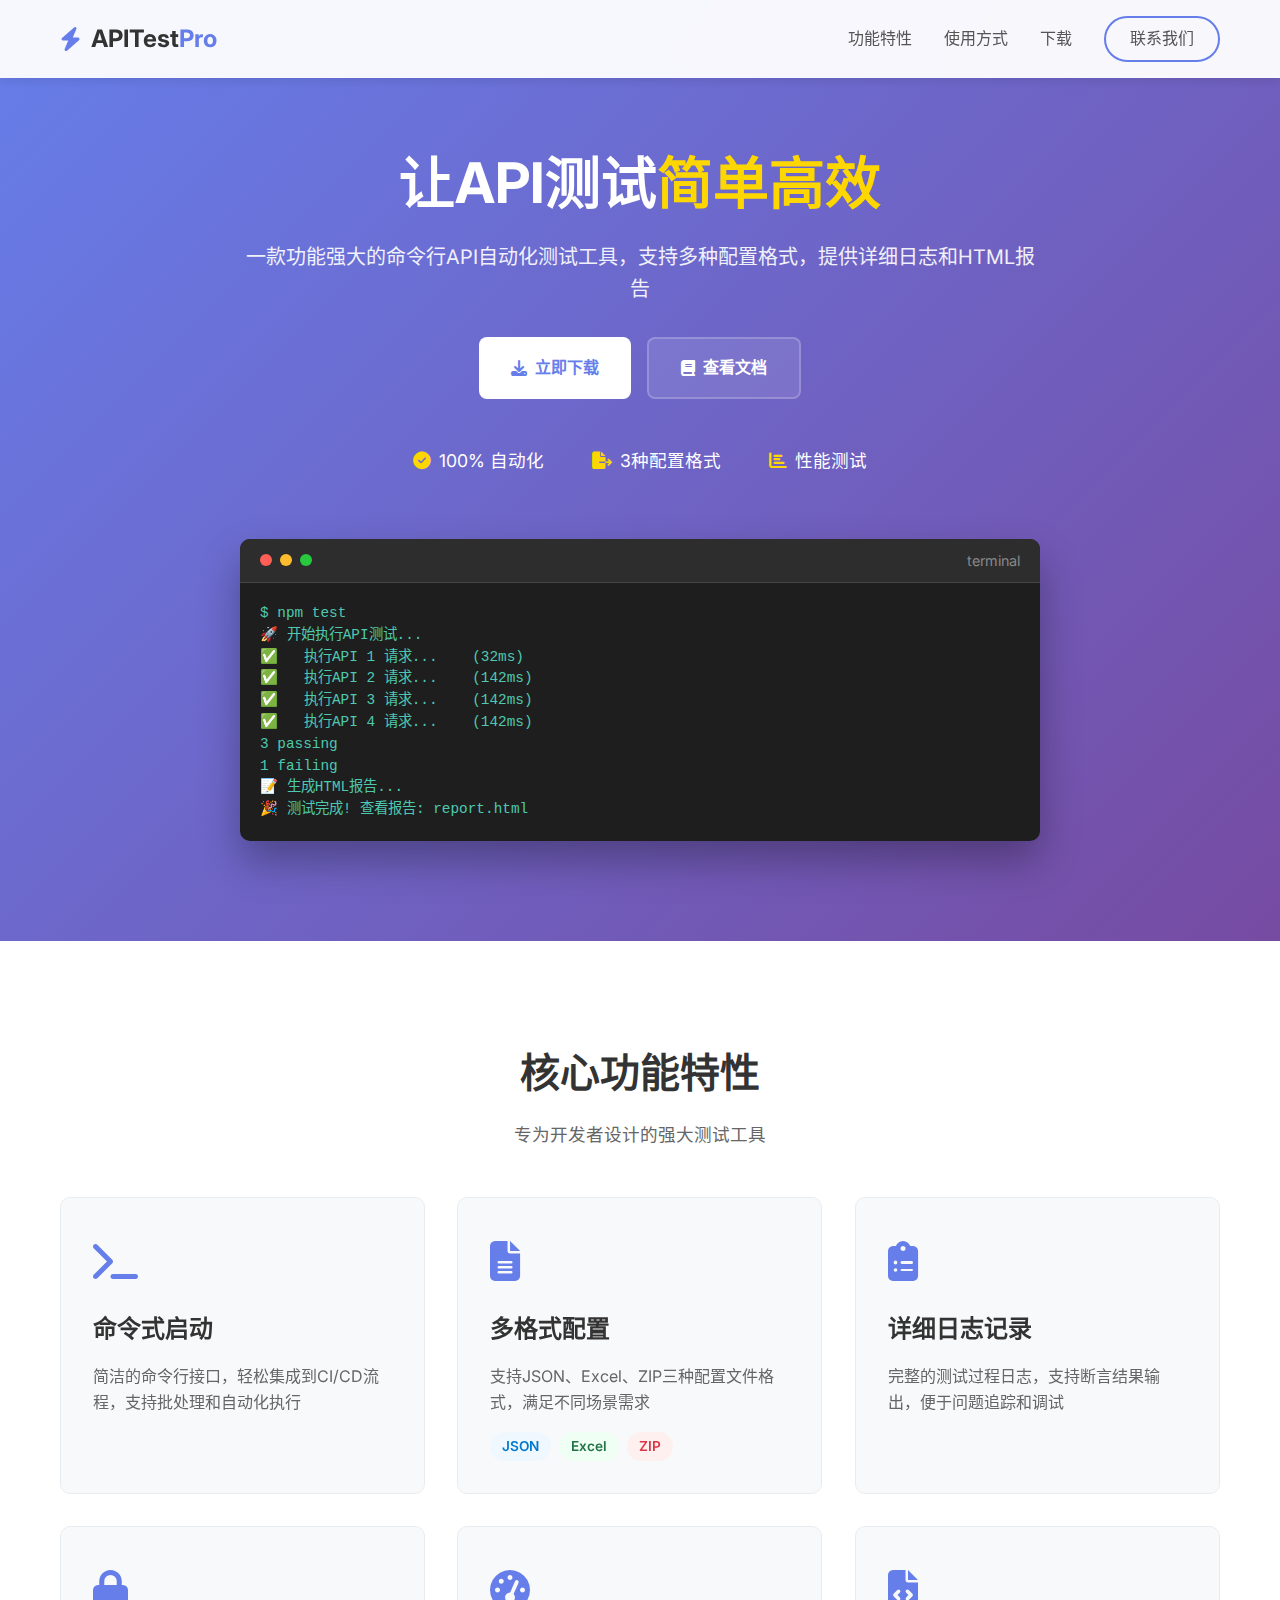
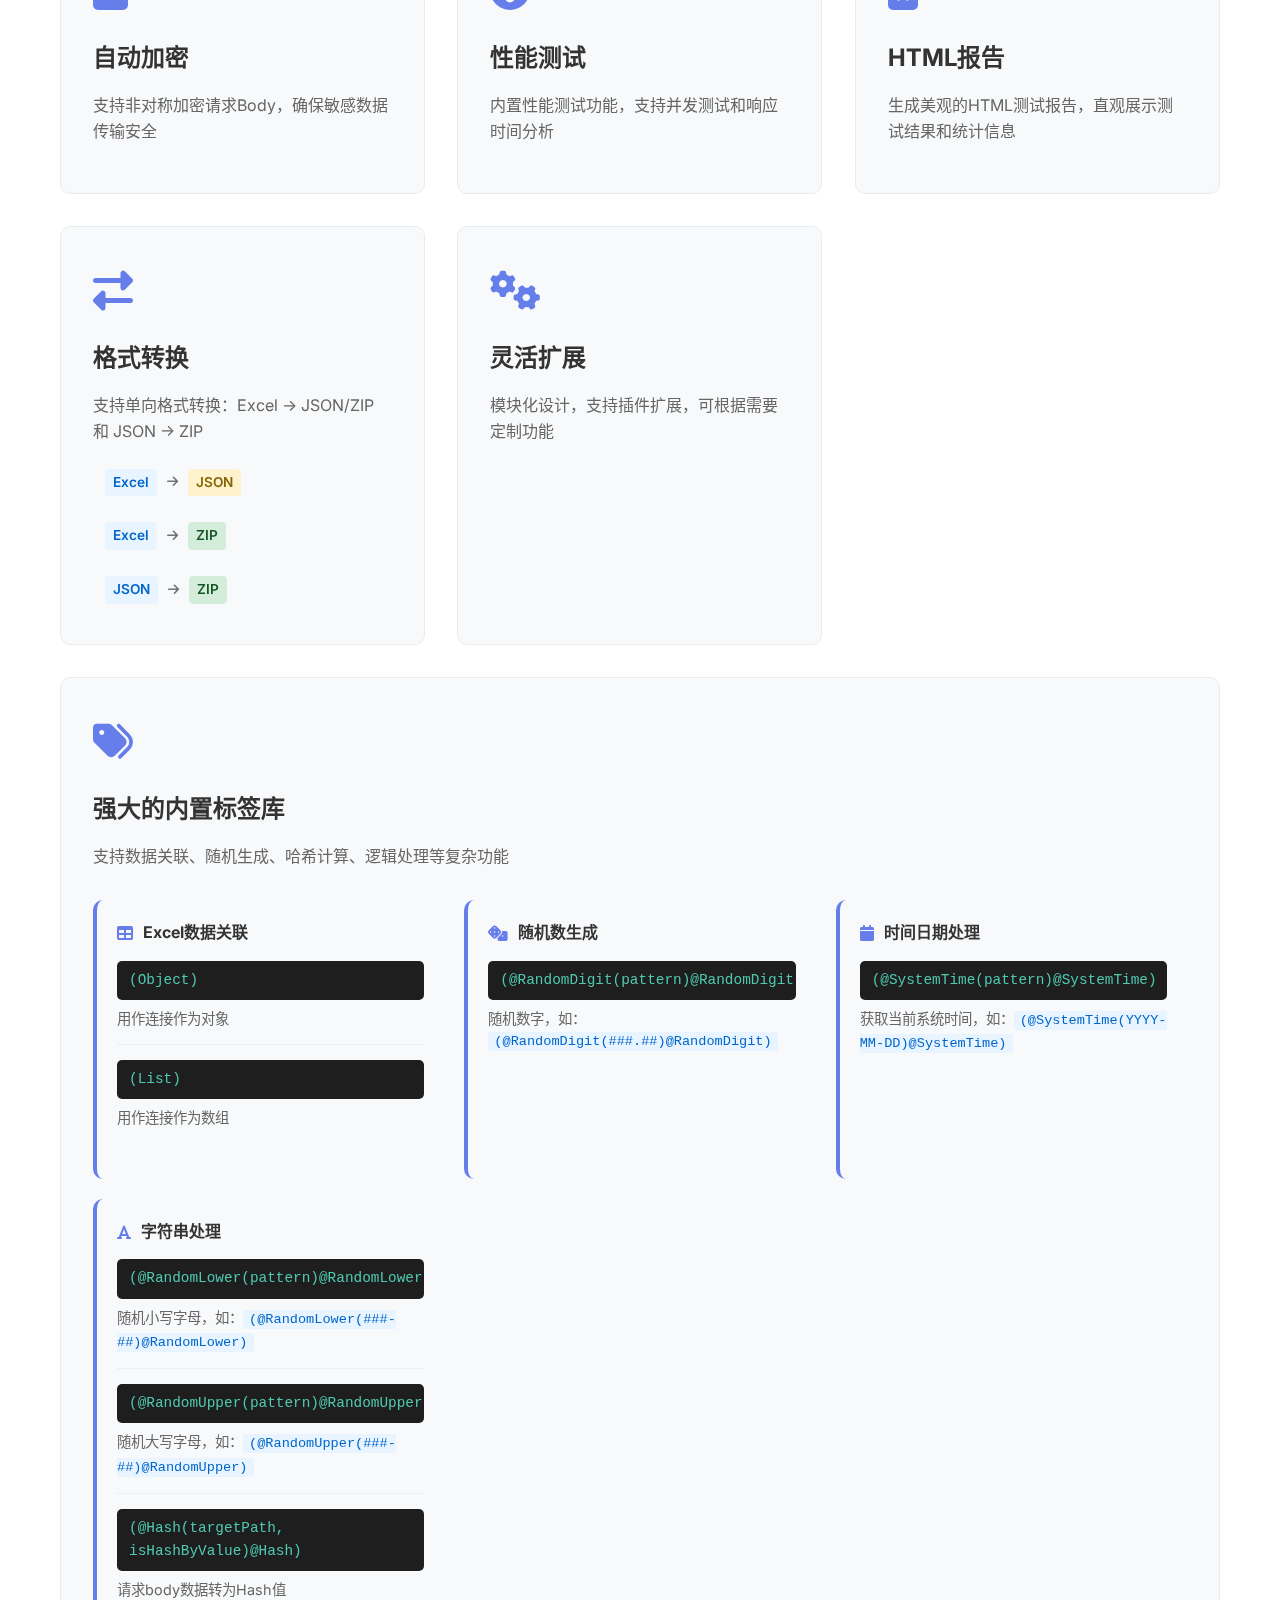
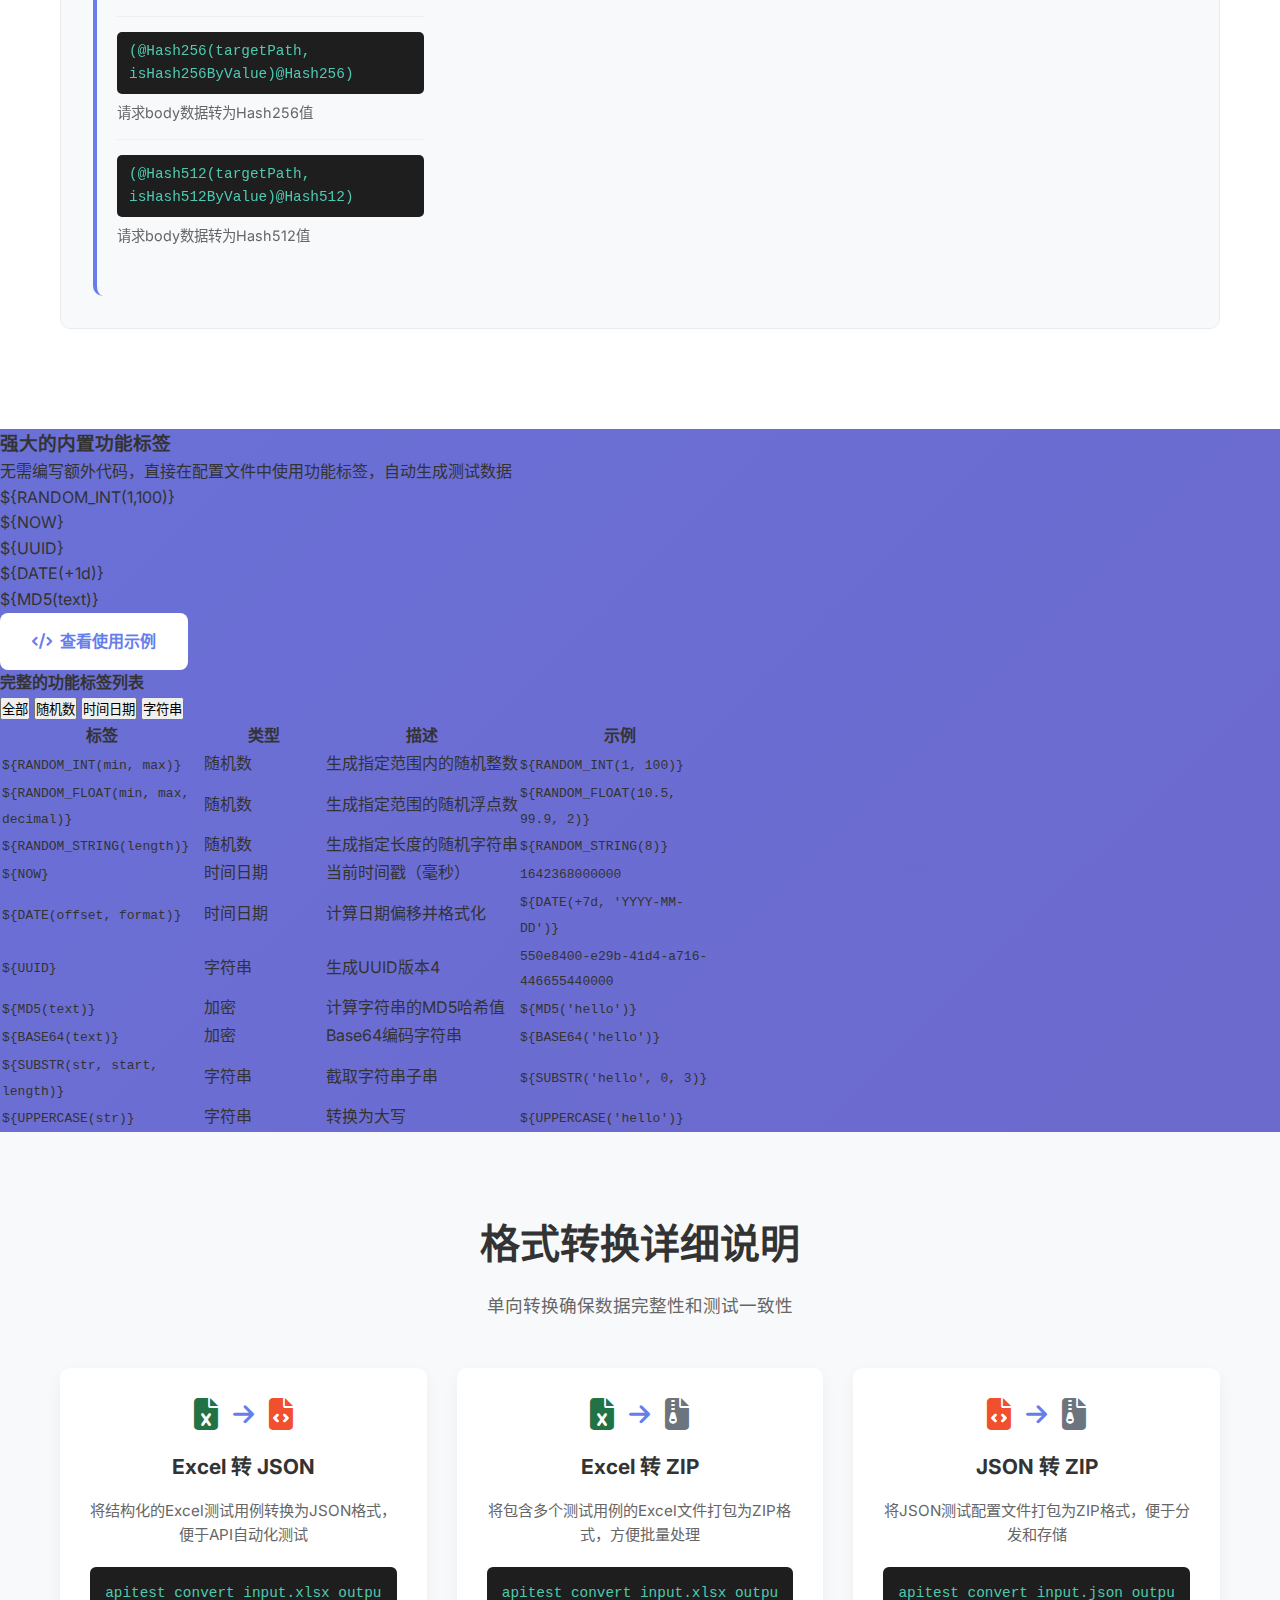
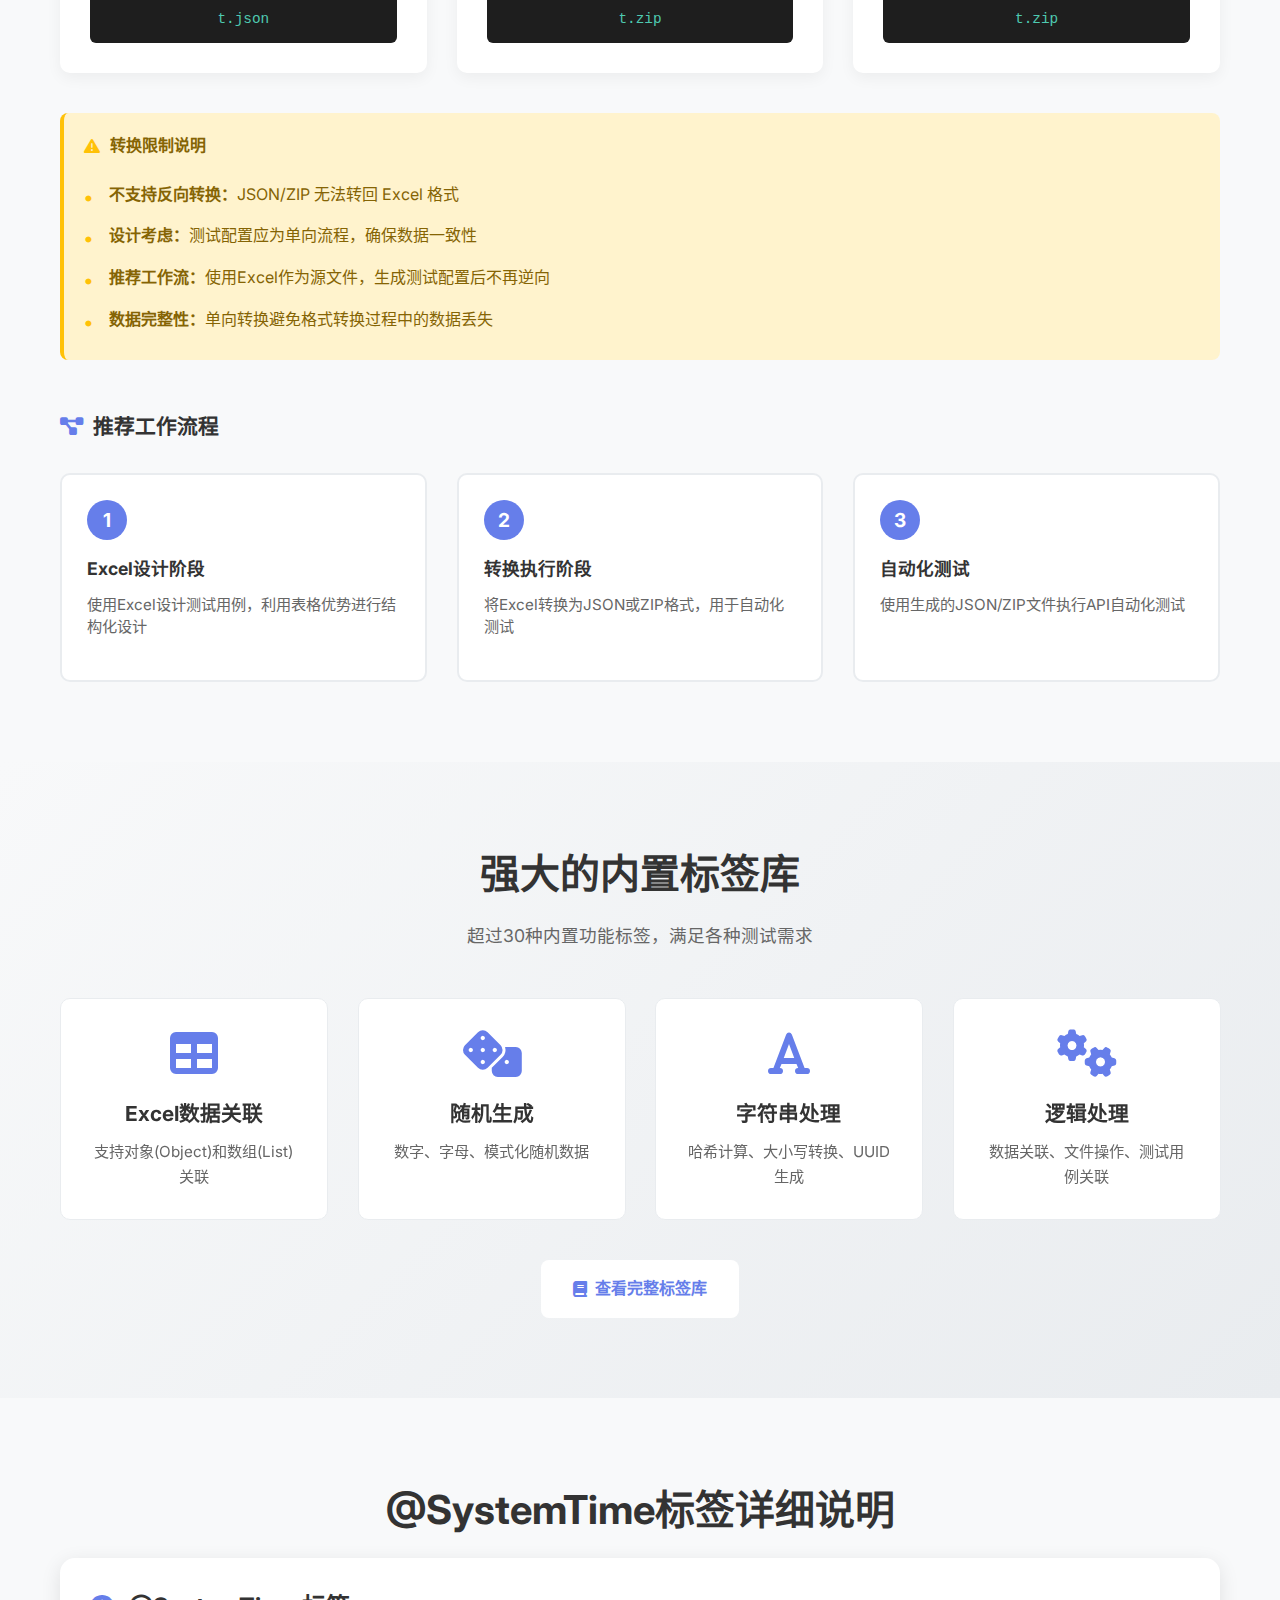
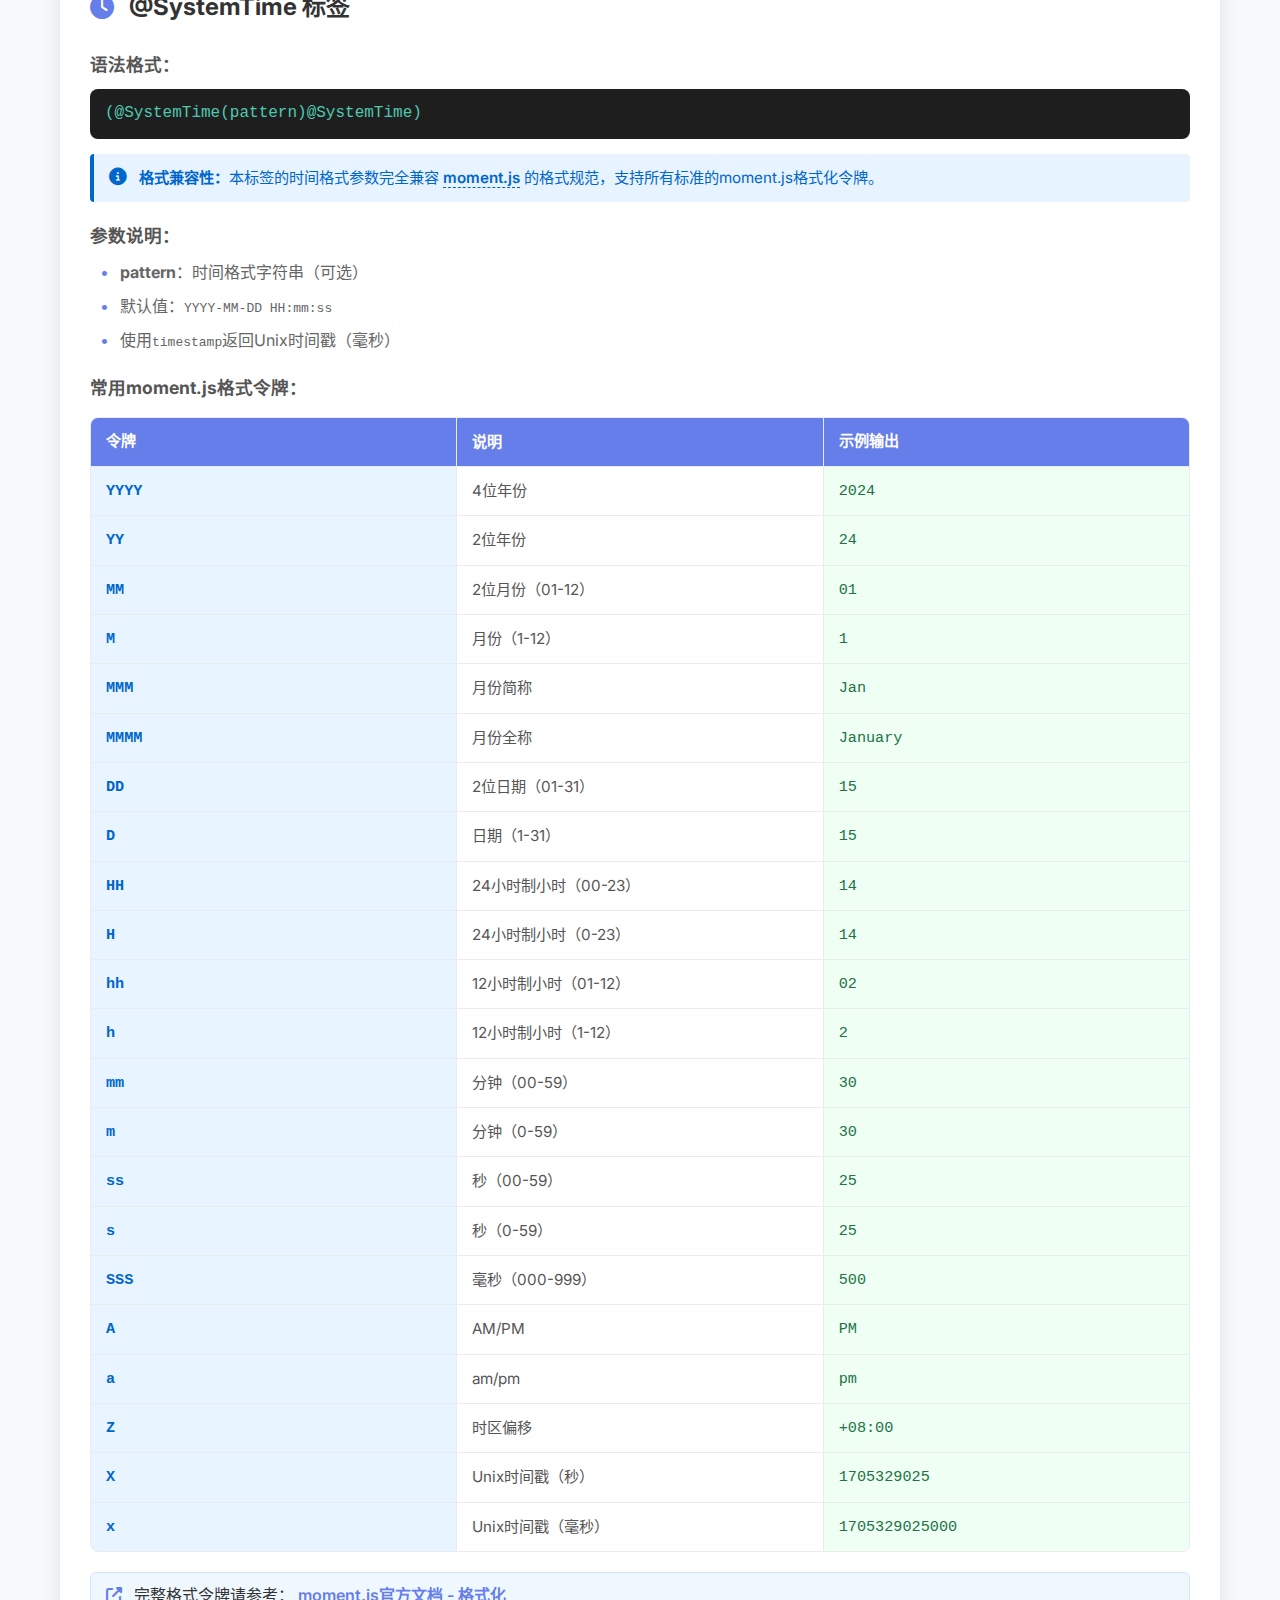
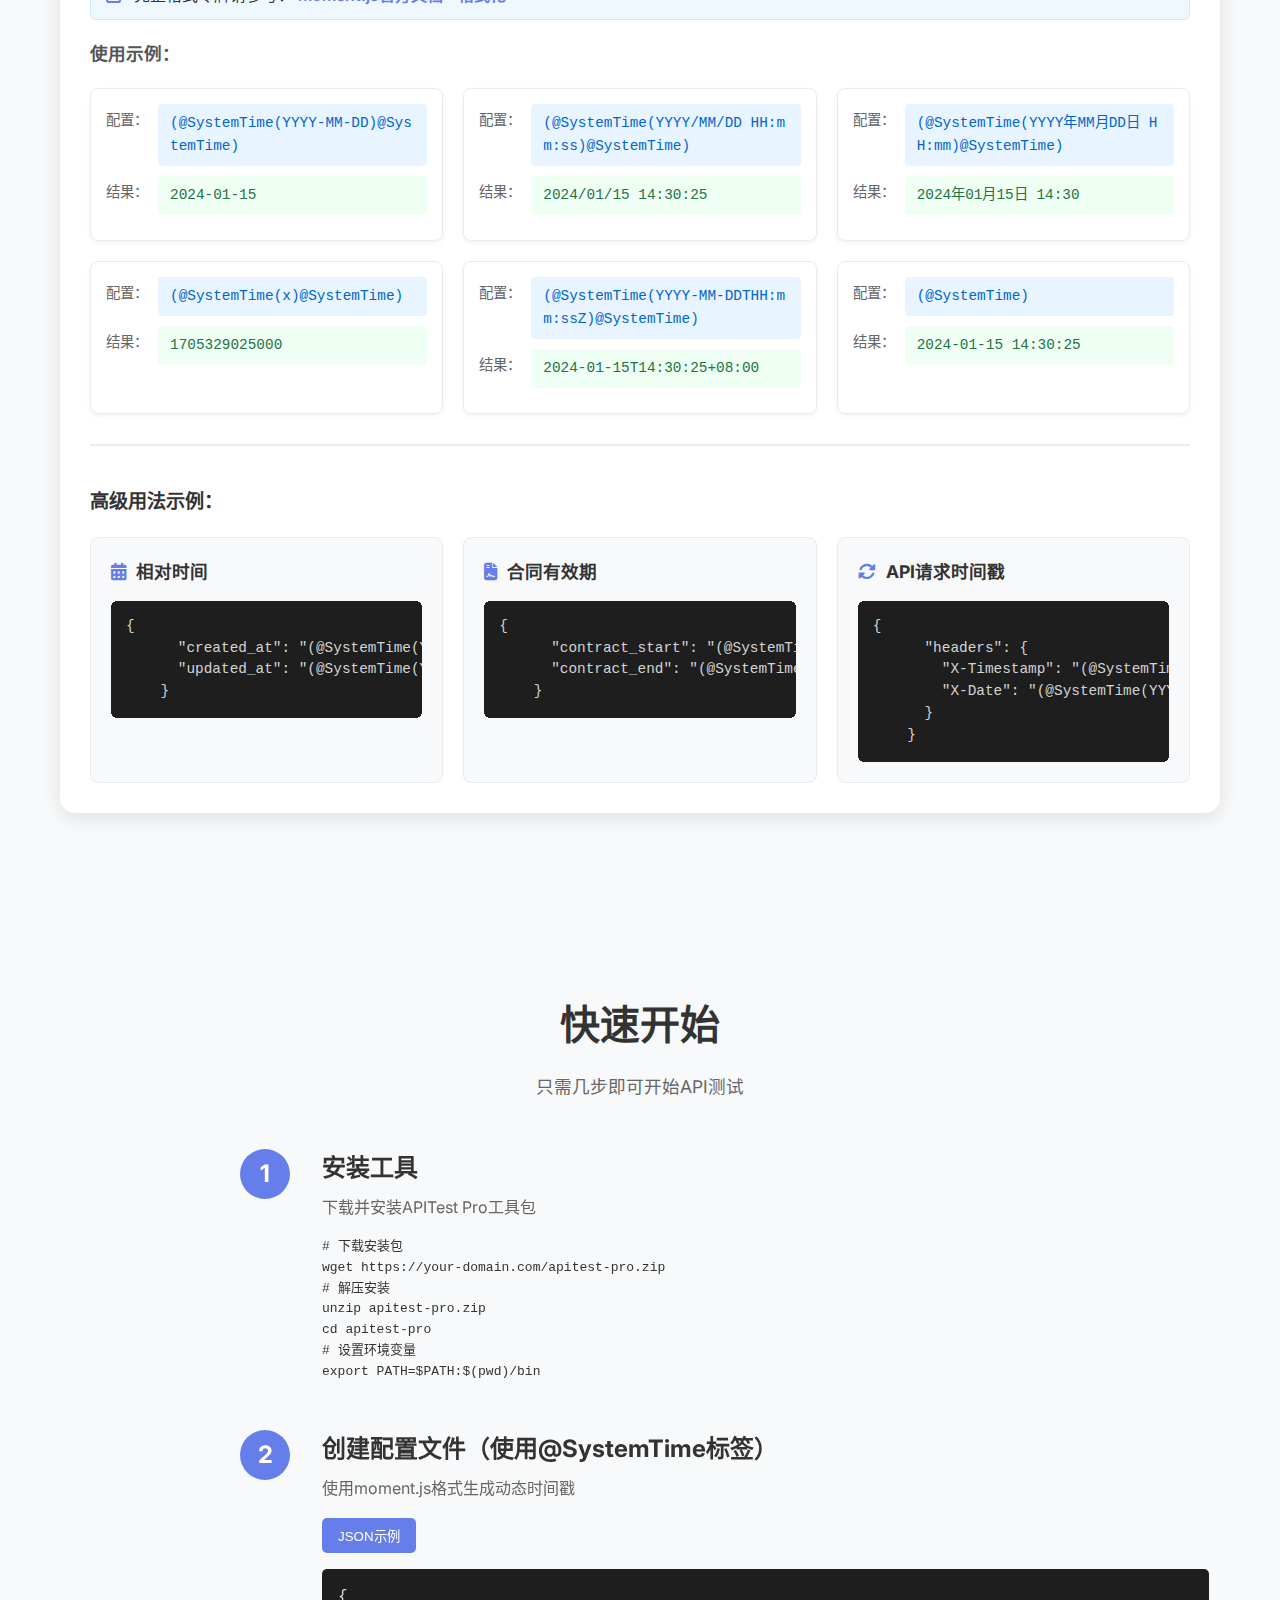
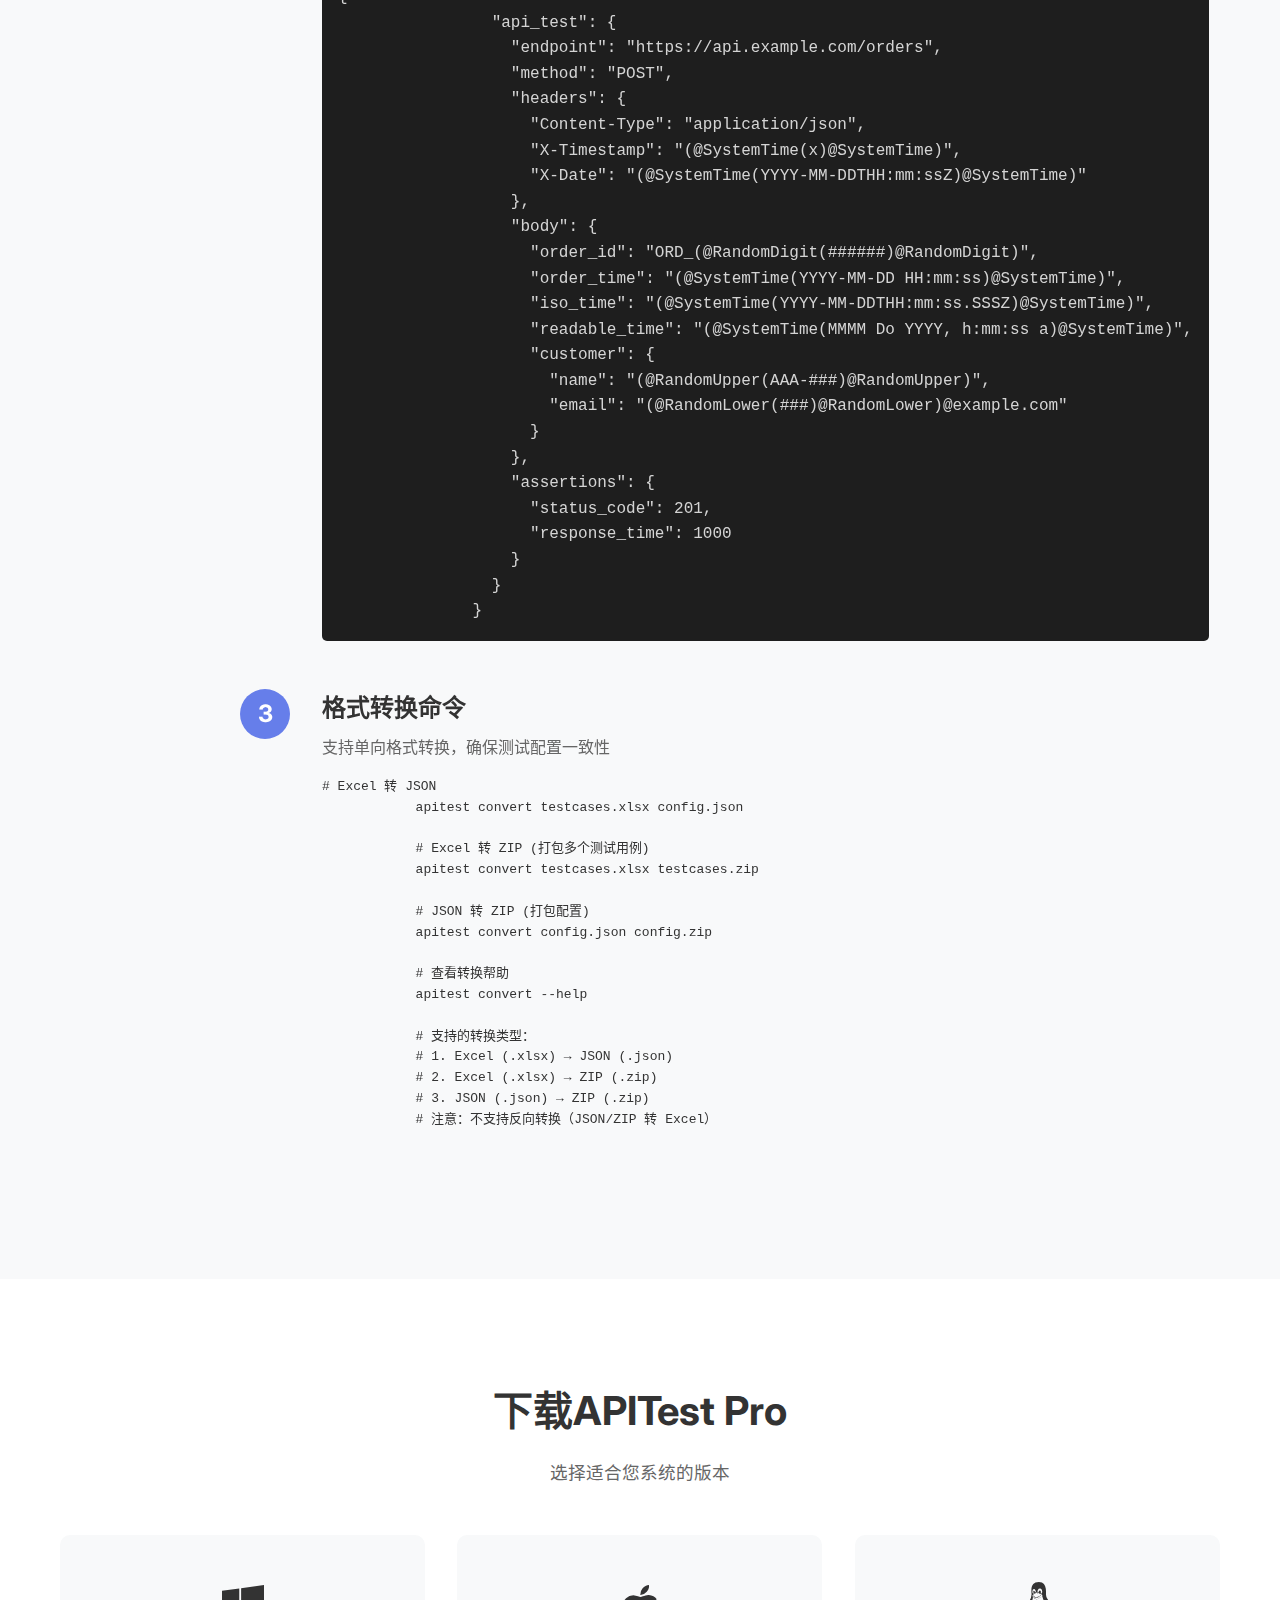
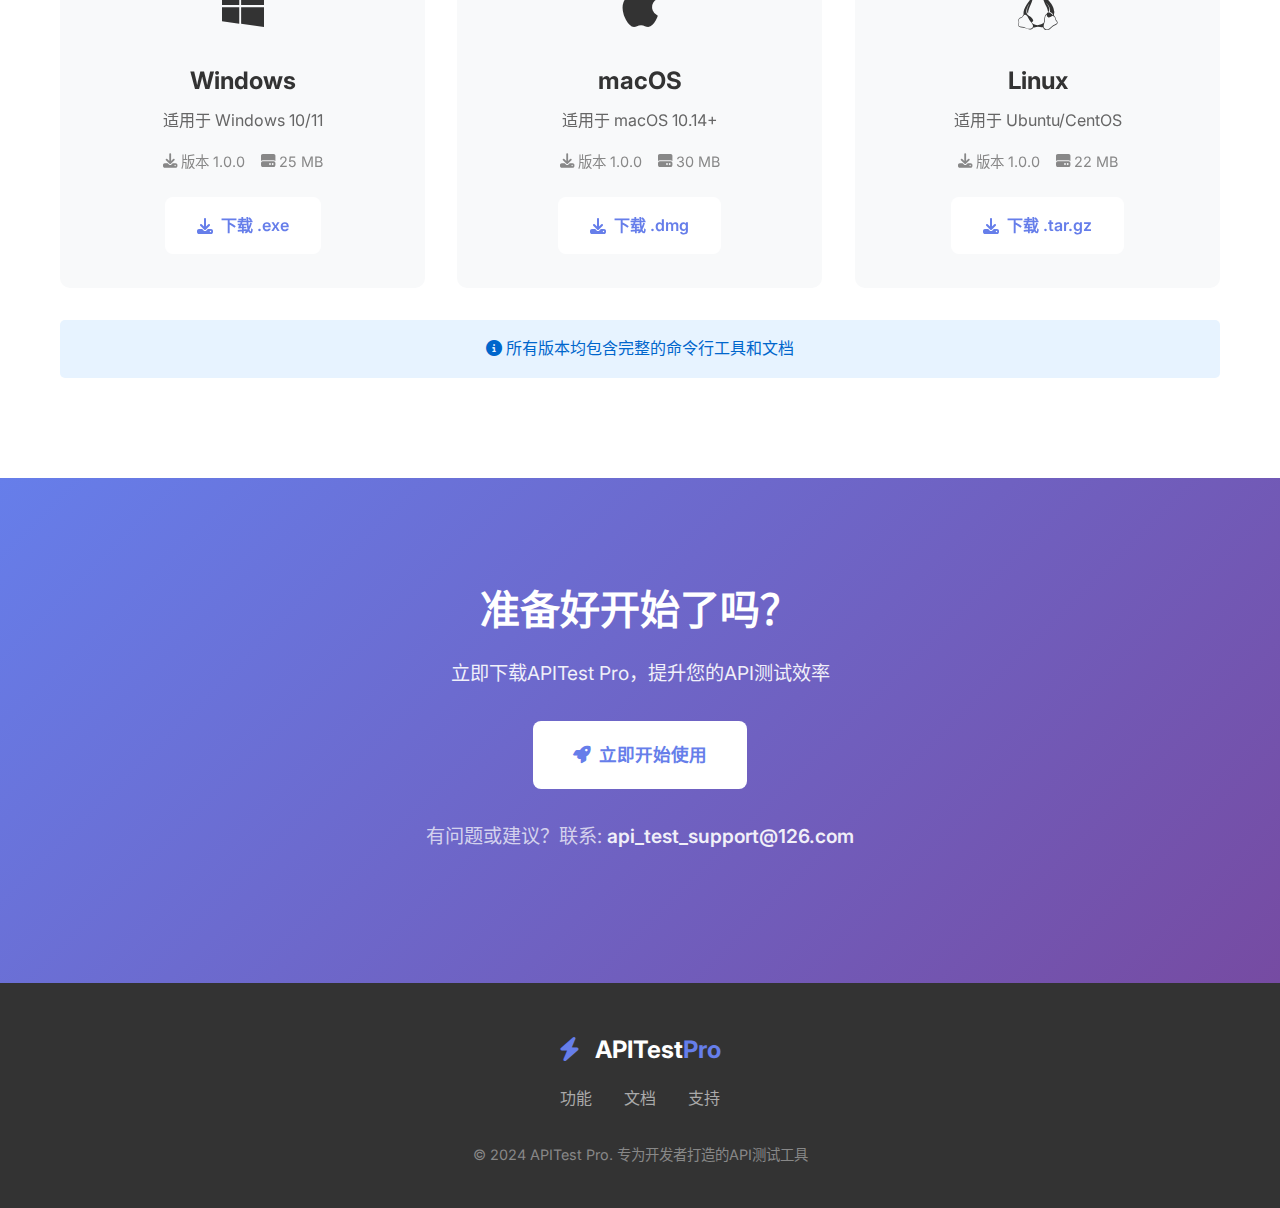
<file: index.html>
<!DOCTYPE html>
<html lang="zh-CN">
<head>
    <meta charset="UTF-8">
    <meta name="viewport" content="width=device-width, initial-scale=1.0">
    <title>APITest Pro - 专业的API自动化测试工具</title>
    <link rel="stylesheet" href="style.css">
    <link rel="stylesheet" href="https://cdnjs.cloudflare.com/ajax/libs/font-awesome/6.4.0/css/all.min.css">
    <link href="https://fonts.googleapis.com/css2?family=Inter:wght@300;400;500;600;700&display=swap" rel="stylesheet">
</head>
<body>
    <!-- 导航栏 -->
    <nav class="navbar">
        <div class="container">
            <div class="nav-brand">
                <i class="fas fa-bolt logo-icon"></i>
                <span class="brand-name">APITest<span class="brand-highlight">Pro</span></span>
            </div>
            <div class="nav-links">
                <a href="#features">功能特性</a>
                <a href="#usage">使用方式</a>
                <a href="#download">下载</a>
                <a href="#contact" class="btn-outline">联系我们</a>
            </div>
        </div>
    </nav>

    <!-- 英雄区域 -->
    <section class="hero">
        <div class="container">
            <div class="hero-content">
                <h1 class="hero-title">让API测试<span class="highlight">简单高效</span></h1>
                <p class="hero-subtitle">一款功能强大的命令行API自动化测试工具，支持多种配置格式，提供详细日志和HTML报告</p>
                <div class="hero-buttons">
                    <a href="#download" class="btn-primary">
                        <i class="fas fa-download"></i> 立即下载
                    </a>
                    <a href="#usage" class="btn-secondary">
                        <i class="fas fa-book"></i> 查看文档
                    </a>
                </div>
                <div class="hero-stats">
                    <div class="stat">
                        <i class="fas fa-check-circle"></i>
                        <span>100% 自动化</span>
                    </div>
                    <div class="stat">
                        <i class="fas fa-file-export"></i>
                        <span>3种配置格式</span>
                    </div>
                    <div class="stat">
                        <i class="fas fa-chart-bar"></i>
                        <span>性能测试</span>
                    </div>
                </div>
            </div>
            <div class="hero-terminal">
                <div class="terminal-header">
                    <div class="terminal-dots">
                        <span class="dot red"></span>
                        <span class="dot yellow"></span>
                        <span class="dot green"></span>
                    </div>
                    <div class="terminal-title">terminal</div>
                </div>
                <div class="terminal-body">
                    <pre><code>$ npm test
🚀 开始执行API测试...
✅   执行API 1 请求...    (32ms)
✅   执行API 2 请求...    (142ms)
✅   执行API 3 请求...    (142ms)
✅   执行API 4 请求...    (142ms)
3 passing
1 failing
📝 生成HTML报告...
🎉 测试完成! 查看报告: report.html</code></pre>
                </div>
            </div>
        </div>
    </section>

    <!-- 功能特性 -->
    <section id="features" class="features">
        <div class="container">
            <h2 class="section-title">核心功能特性</h2>
            <p class="section-subtitle">专为开发者设计的强大测试工具</p>
            
            <div class="features-grid">
                <!-- 功能1 -->
                <div class="feature-card">
                    <div class="feature-icon">
                        <i class="fas fa-terminal"></i>
                    </div>
                    <h3>命令式启动</h3>
                    <p>简洁的命令行接口，轻松集成到CI/CD流程，支持批处理和自动化执行</p>
                </div>
                
                <!-- 功能2 -->
                <div class="feature-card">
                    <div class="feature-icon">
                        <i class="fas fa-file-alt"></i>
                    </div>
                    <h3>多格式配置</h3>
                    <p>支持JSON、Excel、ZIP三种配置文件格式，满足不同场景需求</p>
                    <div class="format-tags">
                        <span class="tag json">JSON</span>
                        <span class="tag excel">Excel</span>
                        <span class="tag zip">ZIP</span>
                    </div>
                </div>
                
                <!-- 功能3 -->
                <div class="feature-card">
                    <div class="feature-icon">
                        <i class="fas fa-clipboard-list"></i>
                    </div>
                    <h3>详细日志记录</h3>
                    <p>完整的测试过程日志，支持断言结果输出，便于问题追踪和调试</p>
                </div>
                
                <!-- 功能4 -->
                <div class="feature-card">
                    <div class="feature-icon">
                        <i class="fas fa-lock"></i>
                    </div>
                    <h3>自动加密</h3>
                    <p>支持非对称加密请求Body，确保敏感数据传输安全</p>
                </div>
                
                <!-- 功能5 -->
                <div class="feature-card">
                    <div class="feature-icon">
                        <i class="fas fa-tachometer-alt"></i>
                    </div>
                    <h3>性能测试</h3>
                    <p>内置性能测试功能，支持并发测试和响应时间分析</p>
                </div>
                
                <!-- 功能6 -->
                <div class="feature-card">
                    <div class="feature-icon">
                        <i class="fas fa-file-code"></i>
                    </div>
                    <h3>HTML报告</h3>
                    <p>生成美观的HTML测试报告，直观展示测试结果和统计信息</p>
                </div>
                
                <!-- 功能7：格式转换 -->
                  <div class="feature-card">
                      <div class="feature-icon">
                          <i class="fas fa-exchange-alt"></i>
                      </div>
                      <h3>格式转换</h3>
                      <p>支持单向格式转换：Excel → JSON/ZIP 和 JSON → ZIP</p>
                      <div class="conversion-flow">
                          <div class="conversion-item">
                              <span class="source-format">Excel</span>
                              <i class="fas fa-arrow-right"></i>
                              <span class="target-format json">JSON</span>
                          </div>
                          <div class="conversion-item">
                              <span class="source-format">Excel</span>
                              <i class="fas fa-arrow-right"></i>
                              <span class="target-format zip">ZIP</span>
                          </div>
                          <div class="conversion-item">
                              <span class="source-format json">JSON</span>
                              <i class="fas fa-arrow-right"></i>
                              <span class="target-format zip">ZIP</span>
                          </div>
                      </div>
                  </div>
                
                <!-- 功能8 -->
                <div class="feature-card">
                    <div class="feature-icon">
                        <i class="fas fa-cogs"></i>
                    </div>
                    <h3>灵活扩展</h3>
                    <p>模块化设计，支持插件扩展，可根据需要定制功能</p>
                </div>

                <!-- 第9个功能卡片 -->
                <div class="feature-card full-width-card">
                    <div class="feature-icon">
                        <i class="fas fa-tags"></i>
                    </div>
                    <h3>强大的内置标签库</h3>
                    <p>支持数据关联、随机生成、哈希计算、逻辑处理等复杂功能</p>
                    
                    <div class="tags-category-container">
                        <!-- Excel数据关联 -->
                        <div class="tag-category-box">
                            <h4><i class="fas fa-table"></i> Excel数据关联</h4>
                            <div class="tag-item">
                                <code class="tag-code">(Object)</code>
                                <span class="tag-desc">用作连接作为对象</span>
                            </div>
                            <div class="tag-item">
                                <code class="tag-code">(List)</code>
                                <span class="tag-desc">用作连接作为数组</span>
                            </div>
                        </div>

                        <!-- 随机数生成 -->
                        <div class="tag-category-box">
                            <h4><i class="fas fa-dice"></i> 随机数生成</h4>
                            <div class="tag-item">
                                <code class="tag-code">(@RandomDigit(pattern)@RandomDigit)</code>
                                <span class="tag-desc">随机数字，如：<code>(@RandomDigit(###.##)@RandomDigit)</code></span>
                            </div>
                        </div>

                        <!-- 时间日期处理 -->
                        <div class="tag-category-box">
                            <h4><i class="fas fa-calendar"></i> 时间日期处理</h4>
                            <div class="tag-item">
                                <code class="tag-code">(@SystemTime(pattern)@SystemTime)</code>
                                <span class="tag-desc">获取当前系统时间，如：<code>(@SystemTime(YYYY-MM-DD)@SystemTime)</code></span>
                            </div>
                        </div>

                        <!-- 字符串处理 -->
                        <div class="tag-category-box">
                            <h4><i class="fas fa-font"></i> 字符串处理</h4>
                            <div class="tag-item">
                                <code class="tag-code">(@RandomLower(pattern)@RandomLower)</code>
                                <span class="tag-desc">随机小写字母，如：<code>(@RandomLower(###-##)@RandomLower)</code></span>
                            </div>
                            <div class="tag-item">
                                <code class="tag-code">(@RandomUpper(pattern)@RandomUpper)</code>
                                <span class="tag-desc">随机大写字母，如：<code>(@RandomUpper(###-##)@RandomUpper)</code></span>
                            </div>
                            <div class="tag-item">
                                <code class="tag-code">(@Hash(targetPath, isHashByValue)@Hash)</code>
                                <span class="tag-desc">请求body数据转为Hash值</span>
                            </div>
                            <div class="tag-item">
                                <code class="tag-code">(@Hash256(targetPath, isHash256ByValue)@Hash256)</code>
                                <span class="tag-desc">请求body数据转为Hash256值</span>
                            </div>
                            <div class="tag-item">
                                <code class="tag-code">(@Hash512(targetPath, isHash512ByValue)@Hash512)</code>
                                <span class="tag-desc">请求body数据转为Hash512值</span>
                            </div>
                        </div>
                    </div>
                </div>
            </div>
        </div>
    </section>

    <!-- 格式转换详细说明 -->
    <section class="conversion-section">
        <div class="container">
            <h2 class="section-title">格式转换详细说明</h2>
            <p class="section-subtitle">单向转换确保数据完整性和测试一致性</p>
            
            <div class="conversion-detail">
                <div class="conversion-card">
                    <div class="conversion-icon">
                        <i class="fas fa-file-excel"></i>
                        <i class="fas fa-arrow-right arrow-icon"></i>
                        <i class="fas fa-file-code"></i>
                    </div>
                    <h3>Excel 转 JSON</h3>
                    <p>将结构化的Excel测试用例转换为JSON格式，便于API自动化测试</p>
                    <div class="command-example">
                        <code>apitest convert input.xlsx output.json</code>
                    </div>
                </div>
                
                <div class="conversion-card">
                    <div class="conversion-icon">
                        <i class="fas fa-file-excel"></i>
                        <i class="fas fa-arrow-right arrow-icon"></i>
                        <i class="fas fa-file-archive"></i>
                    </div>
                    <h3>Excel 转 ZIP</h3>
                    <p>将包含多个测试用例的Excel文件打包为ZIP格式，方便批量处理</p>
                    <div class="command-example">
                        <code>apitest convert input.xlsx output.zip</code>
                    </div>
                </div>
                
                <div class="conversion-card">
                    <div class="conversion-icon">
                        <i class="fas fa-file-code"></i>
                        <i class="fas fa-arrow-right arrow-icon"></i>
                        <i class="fas fa-file-archive"></i>
                    </div>
                    <h3>JSON 转 ZIP</h3>
                    <p>将JSON测试配置文件打包为ZIP格式，便于分发和存储</p>
                    <div class="command-example">
                        <code>apitest convert input.json output.zip</code>
                    </div>
                </div>
            </div>
            
            <div class="conversion-limitations">
                <h4><i class="fas fa-exclamation-triangle"></i> 转换限制说明</h4>
                <ul>
                    <li><strong>不支持反向转换：</strong>JSON/ZIP 无法转回 Excel 格式</li>
                    <li><strong>设计考虑：</strong>测试配置应为单向流程，确保数据一致性</li>
                    <li><strong>推荐工作流：</strong>使用Excel作为源文件，生成测试配置后不再逆向</li>
                    <li><strong>数据完整性：</strong>单向转换避免格式转换过程中的数据丢失</li>
                </ul>
            </div>
            
            <div class="conversion-workflow">
                <h4><i class="fas fa-project-diagram"></i> 推荐工作流程</h4>
                <div class="workflow-steps">
                    <div class="workflow-step">
                        <div class="step-number">1</div>
                        <div class="step-content">
                            <h5>Excel设计阶段</h5>
                            <p>使用Excel设计测试用例，利用表格优势进行结构化设计</p>
                        </div>
                    </div>
                    <div class="workflow-step">
                        <div class="step-number">2</div>
                        <div class="step-content">
                            <h5>转换执行阶段</h5>
                            <p>将Excel转换为JSON或ZIP格式，用于自动化测试</p>
                        </div>
                    </div>
                    <div class="workflow-step">
                        <div class="step-number">3</div>
                        <div class="step-content">
                            <h5>自动化测试</h5>
                            <p>使用生成的JSON/ZIP文件执行API自动化测试</p>
                        </div>
                    </div>
                </div>
            </div>
        </div>
    </section>

    <!-- 强大的内置标签库 -->
    <section class="tags-preview">
        <div class="container">
            <h2 class="section-title">强大的内置标签库</h2>
            <p class="section-subtitle">超过30种内置功能标签，满足各种测试需求</p>
            
            <div class="tags-overview">
                <div class="overview-card">
                    <i class="fas fa-table"></i>
                    <h3>Excel数据关联</h3>
                    <p>支持对象(Object)和数组(List)关联</p>
                </div>
                
                <div class="overview-card">
                    <i class="fas fa-dice"></i>
                    <h3>随机生成</h3>
                    <p>数字、字母、模式化随机数据</p>
                </div>
                
                <div class="overview-card">
                    <i class="fas fa-font"></i>
                    <h3>字符串处理</h3>
                    <p>哈希计算、大小写转换、UUID生成</p>
                </div>
                
                <div class="overview-card">
                    <i class="fas fa-cogs"></i>
                    <h3>逻辑处理</h3>
                    <p>数据关联、文件操作、测试用例关联</p>
                </div>
            </div>
            
            <div class="text-center" style="margin-top: 40px;">
                <a href="tag-library.html" class="btn-primary">
                    <i class="fas fa-book"></i> 查看完整标签库
                </a>
            </div>
        </div>
    </section>

    <!-- 修改tag-detail-section部分 -->
    <section class="tag-detail-section">
        <div class="container">
            <h2 class="section-title">@SystemTime标签详细说明</h2>
            <div class="tag-detail-content">
                <div class="detail-card">
                    <h3><i class="fas fa-clock"></i> @SystemTime 标签</h3>
                    <div class="detail-info">
                        <h4>语法格式：</h4>
                        <code class="detail-code">(@SystemTime(pattern)@SystemTime)</code>
                        
                        <div class="compatibility-note">
                            <i class="fas fa-info-circle"></i>
                            <strong>格式兼容性：</strong>本标签的时间格式参数完全兼容 
                            <a href="https://momentjs.com/" target="_blank" rel="noopener noreferrer">moment.js</a> 
                            的格式规范，支持所有标准的moment.js格式化令牌。
                        </div>
                        
                        <h4>参数说明：</h4>
                        <ul class="param-list">
                            <li><strong>pattern</strong>：时间格式字符串（可选）</li>
                            <li>默认值：<code>YYYY-MM-DD HH:mm:ss</code></li>
                            <li>使用<code>timestamp</code>返回Unix时间戳（毫秒）</li>
                        </ul>
                        
                        <h4>常用moment.js格式令牌：</h4>
                        <div class="format-table">
                            <div class="format-row">
                                <div class="format-col"><strong>令牌</strong></div>
                                <div class="format-col"><strong>说明</strong></div>
                                <div class="format-col"><strong>示例输出</strong></div>
                            </div>
                            <div class="format-row">
                                <div class="format-col">YYYY</div>
                                <div class="format-col">4位年份</div>
                                <div class="format-col">2024</div>
                            </div>
                            <div class="format-row">
                                <div class="format-col">YY</div>
                                <div class="format-col">2位年份</div>
                                <div class="format-col">24</div>
                            </div>
                            <div class="format-row">
                                <div class="format-col">MM</div>
                                <div class="format-col">2位月份（01-12）</div>
                                <div class="format-col">01</div>
                            </div>
                            <div class="format-row">
                                <div class="format-col">M</div>
                                <div class="format-col">月份（1-12）</div>
                                <div class="format-col">1</div>
                            </div>
                            <div class="format-row">
                                <div class="format-col">MMM</div>
                                <div class="format-col">月份简称</div>
                                <div class="format-col">Jan</div>
                            </div>
                            <div class="format-row">
                                <div class="format-col">MMMM</div>
                                <div class="format-col">月份全称</div>
                                <div class="format-col">January</div>
                            </div>
                            <div class="format-row">
                                <div class="format-col">DD</div>
                                <div class="format-col">2位日期（01-31）</div>
                                <div class="format-col">15</div>
                            </div>
                            <div class="format-row">
                                <div class="format-col">D</div>
                                <div class="format-col">日期（1-31）</div>
                                <div class="format-col">15</div>
                            </div>
                            <div class="format-row">
                                <div class="format-col">HH</div>
                                <div class="format-col">24小时制小时（00-23）</div>
                                <div class="format-col">14</div>
                            </div>
                            <div class="format-row">
                                <div class="format-col">H</div>
                                <div class="format-col">24小时制小时（0-23）</div>
                                <div class="format-col">14</div>
                            </div>
                            <div class="format-row">
                                <div class="format-col">hh</div>
                                <div class="format-col">12小时制小时（01-12）</div>
                                <div class="format-col">02</div>
                            </div>
                            <div class="format-row">
                                <div class="format-col">h</div>
                                <div class="format-col">12小时制小时（1-12）</div>
                                <div class="format-col">2</div>
                            </div>
                            <div class="format-row">
                                <div class="format-col">mm</div>
                                <div class="format-col">分钟（00-59）</div>
                                <div class="format-col">30</div>
                            </div>
                            <div class="format-row">
                                <div class="format-col">m</div>
                                <div class="format-col">分钟（0-59）</div>
                                <div class="format-col">30</div>
                            </div>
                            <div class="format-row">
                                <div class="format-col">ss</div>
                                <div class="format-col">秒（00-59）</div>
                                <div class="format-col">25</div>
                            </div>
                            <div class="format-row">
                                <div class="format-col">s</div>
                                <div class="format-col">秒（0-59）</div>
                                <div class="format-col">25</div>
                            </div>
                            <div class="format-row">
                                <div class="format-col">SSS</div>
                                <div class="format-col">毫秒（000-999）</div>
                                <div class="format-col">500</div>
                            </div>
                            <div class="format-row">
                                <div class="format-col">A</div>
                                <div class="format-col">AM/PM</div>
                                <div class="format-col">PM</div>
                            </div>
                            <div class="format-row">
                                <div class="format-col">a</div>
                                <div class="format-col">am/pm</div>
                                <div class="format-col">pm</div>
                            </div>
                            <div class="format-row">
                                <div class="format-col">Z</div>
                                <div class="format-col">时区偏移</div>
                                <div class="format-col">+08:00</div>
                            </div>
                            <div class="format-row">
                                <div class="format-col">X</div>
                                <div class="format-col">Unix时间戳（秒）</div>
                                <div class="format-col">1705329025</div>
                            </div>
                            <div class="format-row">
                                <div class="format-col">x</div>
                                <div class="format-col">Unix时间戳（毫秒）</div>
                                <div class="format-col">1705329025000</div>
                            </div>
                        </div>
                        
                        <div class="momentjs-link">
                            <i class="fas fa-external-link-alt"></i>
                            完整格式令牌请参考：
                            <a href="https://momentjs.com/docs/#/displaying/format/" target="_blank" rel="noopener noreferrer">
                                moment.js官方文档 - 格式化
                            </a>
                        </div>
                        
                        <h4>使用示例：</h4>
                        <div class="examples-grid">
                            <div class="example">
                                <div class="example-input">
                                    <span>配置：</span>
                                    <code>(@SystemTime(YYYY-MM-DD)@SystemTime)</code>
                                </div>
                                <div class="example-output">
                                    <span>结果：</span>
                                    <code>2024-01-15</code>
                                </div>
                            </div>
                            <div class="example">
                                <div class="example-input">
                                    <span>配置：</span>
                                    <code>(@SystemTime(YYYY/MM/DD HH:mm:ss)@SystemTime)</code>
                                </div>
                                <div class="example-output">
                                    <span>结果：</span>
                                    <code>2024/01/15 14:30:25</code>
                                </div>
                            </div>
                            <div class="example">
                                <div class="example-input">
                                    <span>配置：</span>
                                    <code>(@SystemTime(YYYY年MM月DD日 HH:mm)@SystemTime)</code>
                                </div>
                                <div class="example-output">
                                    <span>结果：</span>
                                    <code>2024年01月15日 14:30</code>
                                </div>
                            </div>
                            <div class="example">
                                <div class="example-input">
                                    <span>配置：</span>
                                    <code>(@SystemTime(x)@SystemTime)</code>
                                </div>
                                <div class="example-output">
                                    <span>结果：</span>
                                    <code>1705329025000</code>
                                </div>
                            </div>
                            <div class="example">
                                <div class="example-input">
                                    <span>配置：</span>
                                    <code>(@SystemTime(YYYY-MM-DDTHH:mm:ssZ)@SystemTime)</code>
                                </div>
                                <div class="example-output">
                                    <span>结果：</span>
                                    <code>2024-01-15T14:30:25+08:00</code>
                                </div>
                            </div>
                            <div class="example">
                                <div class="example-input">
                                    <span>配置：</span>
                                    <code>(@SystemTime)</code>
                                </div>
                                <div class="example-output">
                                    <span>结果：</span>
                                    <code>2024-01-15 14:30:25</code>
                                </div>
                            </div>
                        </div>
                        
                        <div class="advanced-examples">
                            <h4>高级用法示例：</h4>
                            <div class="advanced-grid">
                                <div class="advanced-item">
                                    <h5><i class="fas fa-calendar-alt"></i> 相对时间</h5>
                                    <pre><code>{
      "created_at": "(@SystemTime(YYYY-MM-DD)@SystemTime)",
      "updated_at": "(@SystemTime(YYYY-MM-DD)@SystemTime)"
    }</code></pre>
                                </div>
                                <div class="advanced-item">
                                    <h5><i class="fas fa-file-contract"></i> 合同有效期</h5>
                                    <pre><code>{
      "contract_start": "(@SystemTime(YYYY-MM-DD)@SystemTime)",
      "contract_end": "(@SystemTime(YYYY-MM-DD)@SystemTime)"
    }</code></pre>
                                </div>
                                <div class="advanced-item">
                                    <h5><i class="fas fa-sync-alt"></i> API请求时间戳</h5>
                                    <pre><code>{
      "headers": {
        "X-Timestamp": "(@SystemTime(x)@SystemTime)",
        "X-Date": "(@SystemTime(YYYY-MM-DDTHH:mm:ssZ)@SystemTime)"
      }
    }</code></pre>
                                </div>
                            </div>
                        </div>
                    </div>
                </div>
            </div>
        </div>
    </section>

    <!-- 使用方式 -->
    <section id="usage" class="usage">
        <div class="container">
            <h2 class="section-title">快速开始</h2>
            <p class="section-subtitle">只需几步即可开始API测试</p>
            
            <div class="usage-steps">
                <div class="step">
                    <div class="step-number">1</div>
                    <div class="step-content">
                        <h3>安装工具</h3>
                        <p>下载并安装APITest Pro工具包</p>
                        <pre><code class="language-bash"># 下载安装包
wget https://your-domain.com/apitest-pro.zip
# 解压安装
unzip apitest-pro.zip
cd apitest-pro
# 设置环境变量
export PATH=$PATH:$(pwd)/bin</code></pre>
                    </div>
                </div>
                
                <div class="step">
                  <div class="step-number">2</div>
                  <div class="step-content">
                      <h3>创建配置文件（使用@SystemTime标签）</h3>
                      <p>使用moment.js格式生成动态时间戳</p>
                      <div class="code-tabs">
                          <button class="code-tab active" onclick="showCode('json')">JSON示例</button>
                      </div>
                      <pre id="json-code" class="code-block active"><code>{
                "api_test": {
                  "endpoint": "https://api.example.com/orders",
                  "method": "POST",
                  "headers": {
                    "Content-Type": "application/json",
                    "X-Timestamp": "(@SystemTime(x)@SystemTime)",
                    "X-Date": "(@SystemTime(YYYY-MM-DDTHH:mm:ssZ)@SystemTime)"
                  },
                  "body": {
                    "order_id": "ORD_(@RandomDigit(######)@RandomDigit)",
                    "order_time": "(@SystemTime(YYYY-MM-DD HH:mm:ss)@SystemTime)",
                    "iso_time": "(@SystemTime(YYYY-MM-DDTHH:mm:ss.SSSZ)@SystemTime)",
                    "readable_time": "(@SystemTime(MMMM Do YYYY, h:mm:ss a)@SystemTime)",
                    "customer": {
                      "name": "(@RandomUpper(AAA-###)@RandomUpper)",
                      "email": "(@RandomLower(###)@RandomLower)@example.com"
                    }
                  },
                  "assertions": {
                    "status_code": 201,
                    "response_time": 1000
                  }
                }
              }</code></pre>
                  </div>
              </div>
                
              <div class="step">
                <div class="step-number">3</div>
                <div class="step-content">
                    <h3>格式转换命令</h3>
                    <p>支持单向格式转换，确保测试配置一致性</p>
                    <pre><code class="language-bash"># Excel 转 JSON
            apitest convert testcases.xlsx config.json

            # Excel 转 ZIP (打包多个测试用例)
            apitest convert testcases.xlsx testcases.zip

            # JSON 转 ZIP (打包配置)
            apitest convert config.json config.zip

            # 查看转换帮助
            apitest convert --help

            # 支持的转换类型：
            # 1. Excel (.xlsx) → JSON (.json)
            # 2. Excel (.xlsx) → ZIP (.zip) 
            # 3. JSON (.json) → ZIP (.zip)
            # 注意：不支持反向转换（JSON/ZIP 转 Excel）</code></pre>
                </div>
            </div>
            </div>
        </div>
    </section>

    <!-- 下载区域 -->
    <section id="download" class="download">
        <div class="container">
            <h2 class="section-title">下载APITest Pro</h2>
            <p class="section-subtitle">选择适合您系统的版本</p>
            
            <div class="download-options">
                <div class="download-card">
                    <div class="download-icon">
                        <i class="fab fa-windows"></i>
                    </div>
                    <h3>Windows</h3>
                    <p>适用于 Windows 10/11</p>
                    <div class="download-info">
                        <span><i class="fas fa-download"></i> 版本 1.0.0</span>
                        <span><i class="fas fa-hdd"></i> 25 MB</span>
                    </div>
                    <a href="#" class="btn-primary">
                        <i class="fas fa-download"></i> 下载 .exe
                    </a>
                </div>
                
                <div class="download-card">
                    <div class="download-icon">
                        <i class="fab fa-apple"></i>
                    </div>
                    <h3>macOS</h3>
                    <p>适用于 macOS 10.14+</p>
                    <div class="download-info">
                        <span><i class="fas fa-download"></i> 版本 1.0.0</span>
                        <span><i class="fas fa-hdd"></i> 30 MB</span>
                    </div>
                    <a href="#" class="btn-primary">
                        <i class="fas fa-download"></i> 下载 .dmg
                    </a>
                </div>
                
                <div class="download-card">
                    <div class="download-icon">
                        <i class="fab fa-linux"></i>
                    </div>
                    <h3>Linux</h3>
                    <p>适用于 Ubuntu/CentOS</p>
                    <div class="download-info">
                        <span><i class="fas fa-download"></i> 版本 1.0.0</span>
                        <span><i class="fas fa-hdd"></i> 22 MB</span>
                    </div>
                    <a href="#" class="btn-primary">
                        <i class="fas fa-download"></i> 下载 .tar.gz
                    </a>
                </div>
            </div>
            
            <div class="download-note">
                <p><i class="fas fa-info-circle"></i> 所有版本均包含完整的命令行工具和文档</p>
            </div>
        </div>
    </section>

    <!-- 联系区域 -->
    <section id="contact" class="contact">
        <div class="container">
            <div class="contact-content">
                <h2>准备好开始了吗？</h2>
                <p>立即下载APITest Pro，提升您的API测试效率</p>
                <a href="#download" class="btn-primary btn-large">
                    <i class="fas fa-rocket"></i> 立即开始使用
                </a>
                <p class="contact-email">
                    有问题或建议？联系: 
                    <a href="mailto:api_test_support@126.com">api_test_support@126.com</a>
                </p>
            </div>
        </div>
    </section>

    <!-- 页脚 -->
    <footer class="footer">
        <div class="container">
            <div class="footer-content">
                <div class="footer-brand">
                    <i class="fas fa-bolt logo-icon"></i>
                    <span>APITest<span class="brand-highlight">Pro</span></span>
                </div>
                <div class="footer-links">
                    <a href="#features">功能</a>
                    <a href="#usage">文档</a>
                    <!-- <a href="https://github.com/yourusername/apitest-pro" target="_blank">
                        <i class="fab fa-github"></i> GitHub
                    </a> -->
                    <a href="#contact">支持</a>
                </div>
                <p class="copyright">© 2024 APITest Pro. 专为开发者打造的API测试工具</p>
            </div>
        </div>
    </footer>

    <script src="script.js"></script>
</body>
</html>
</file>
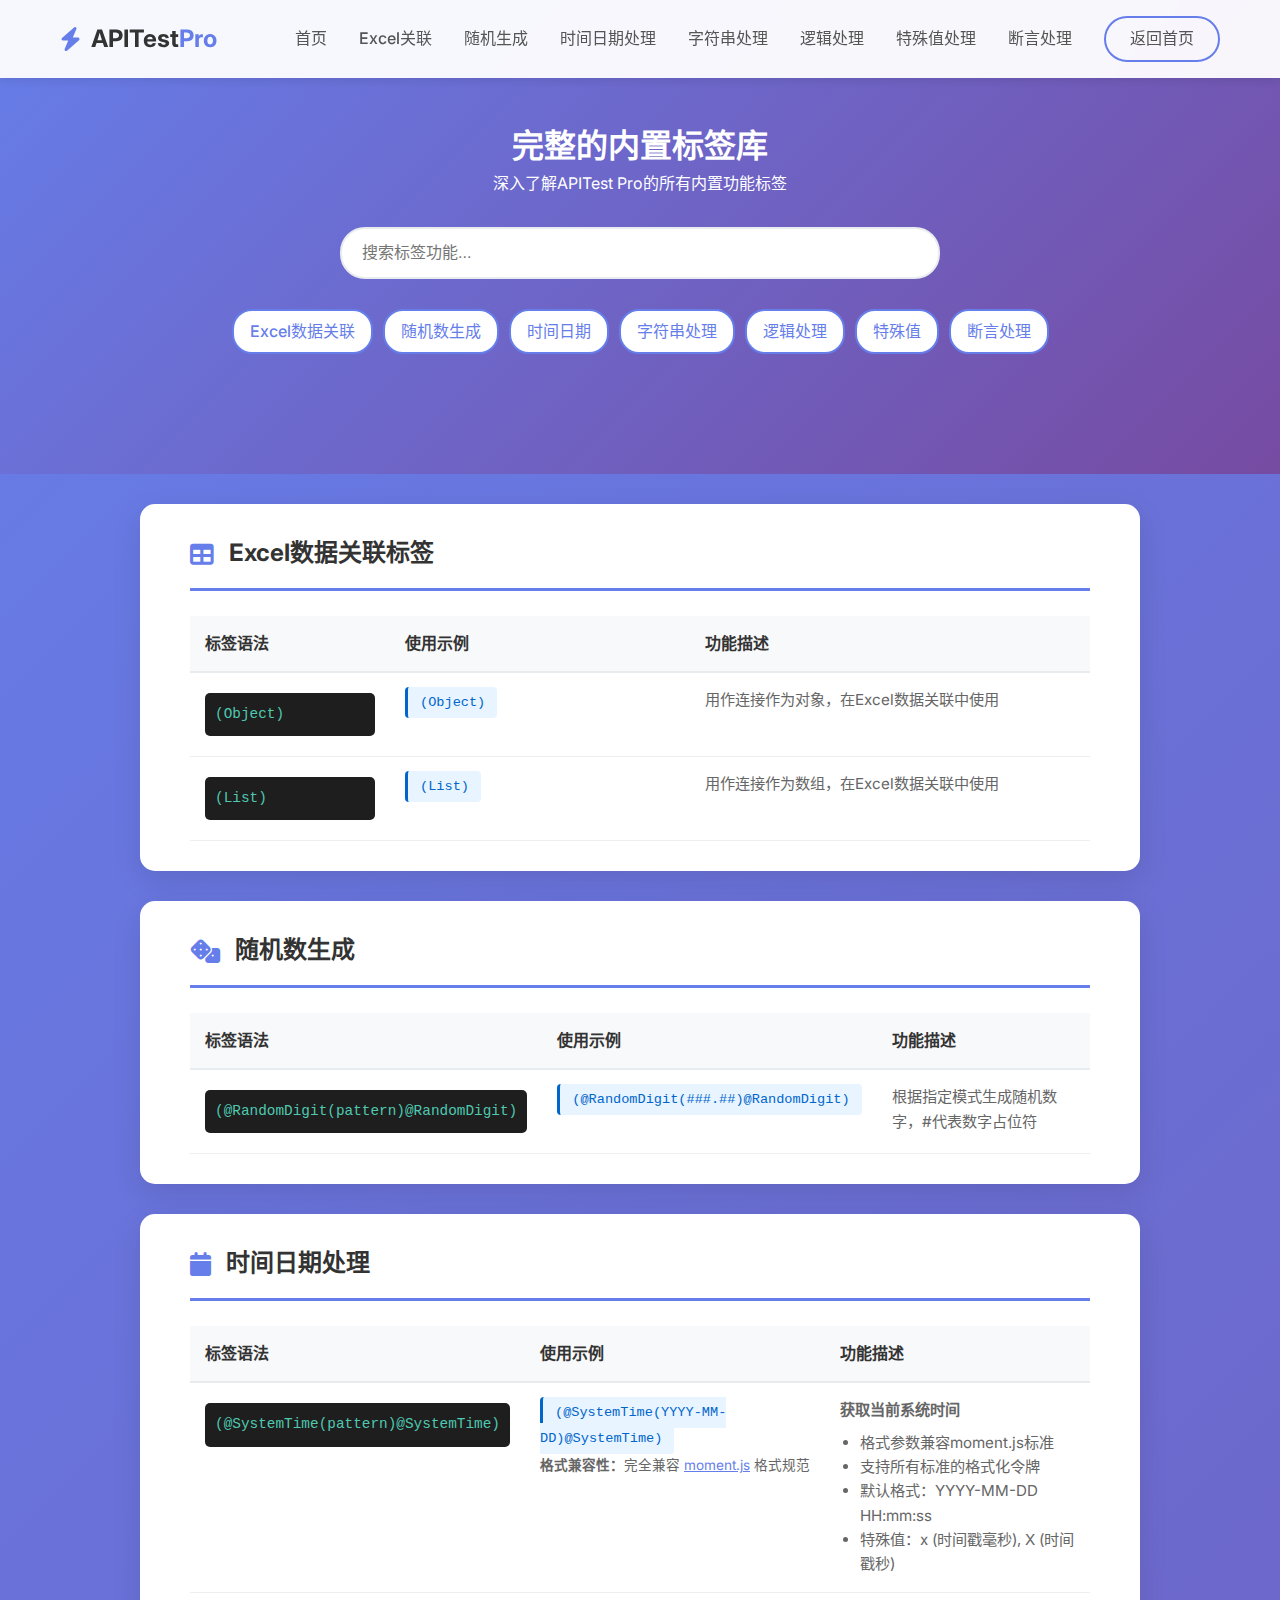
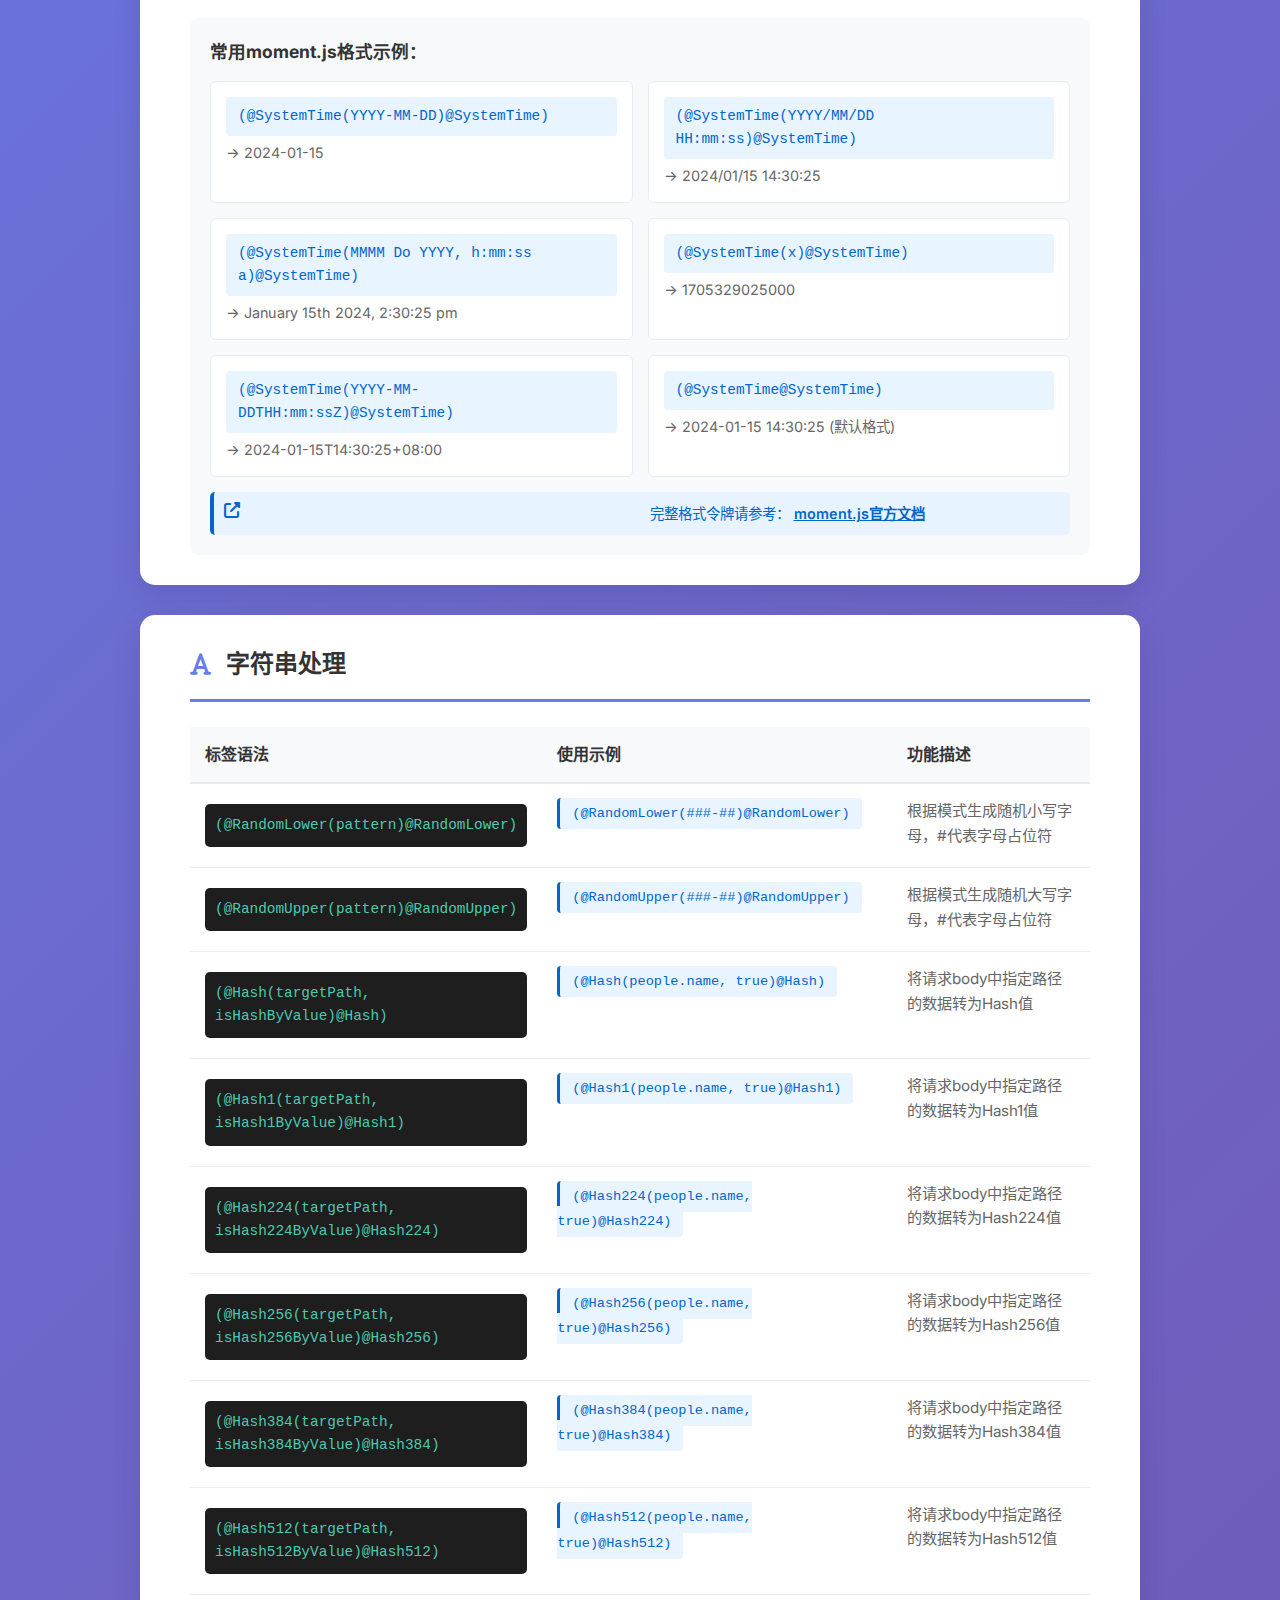
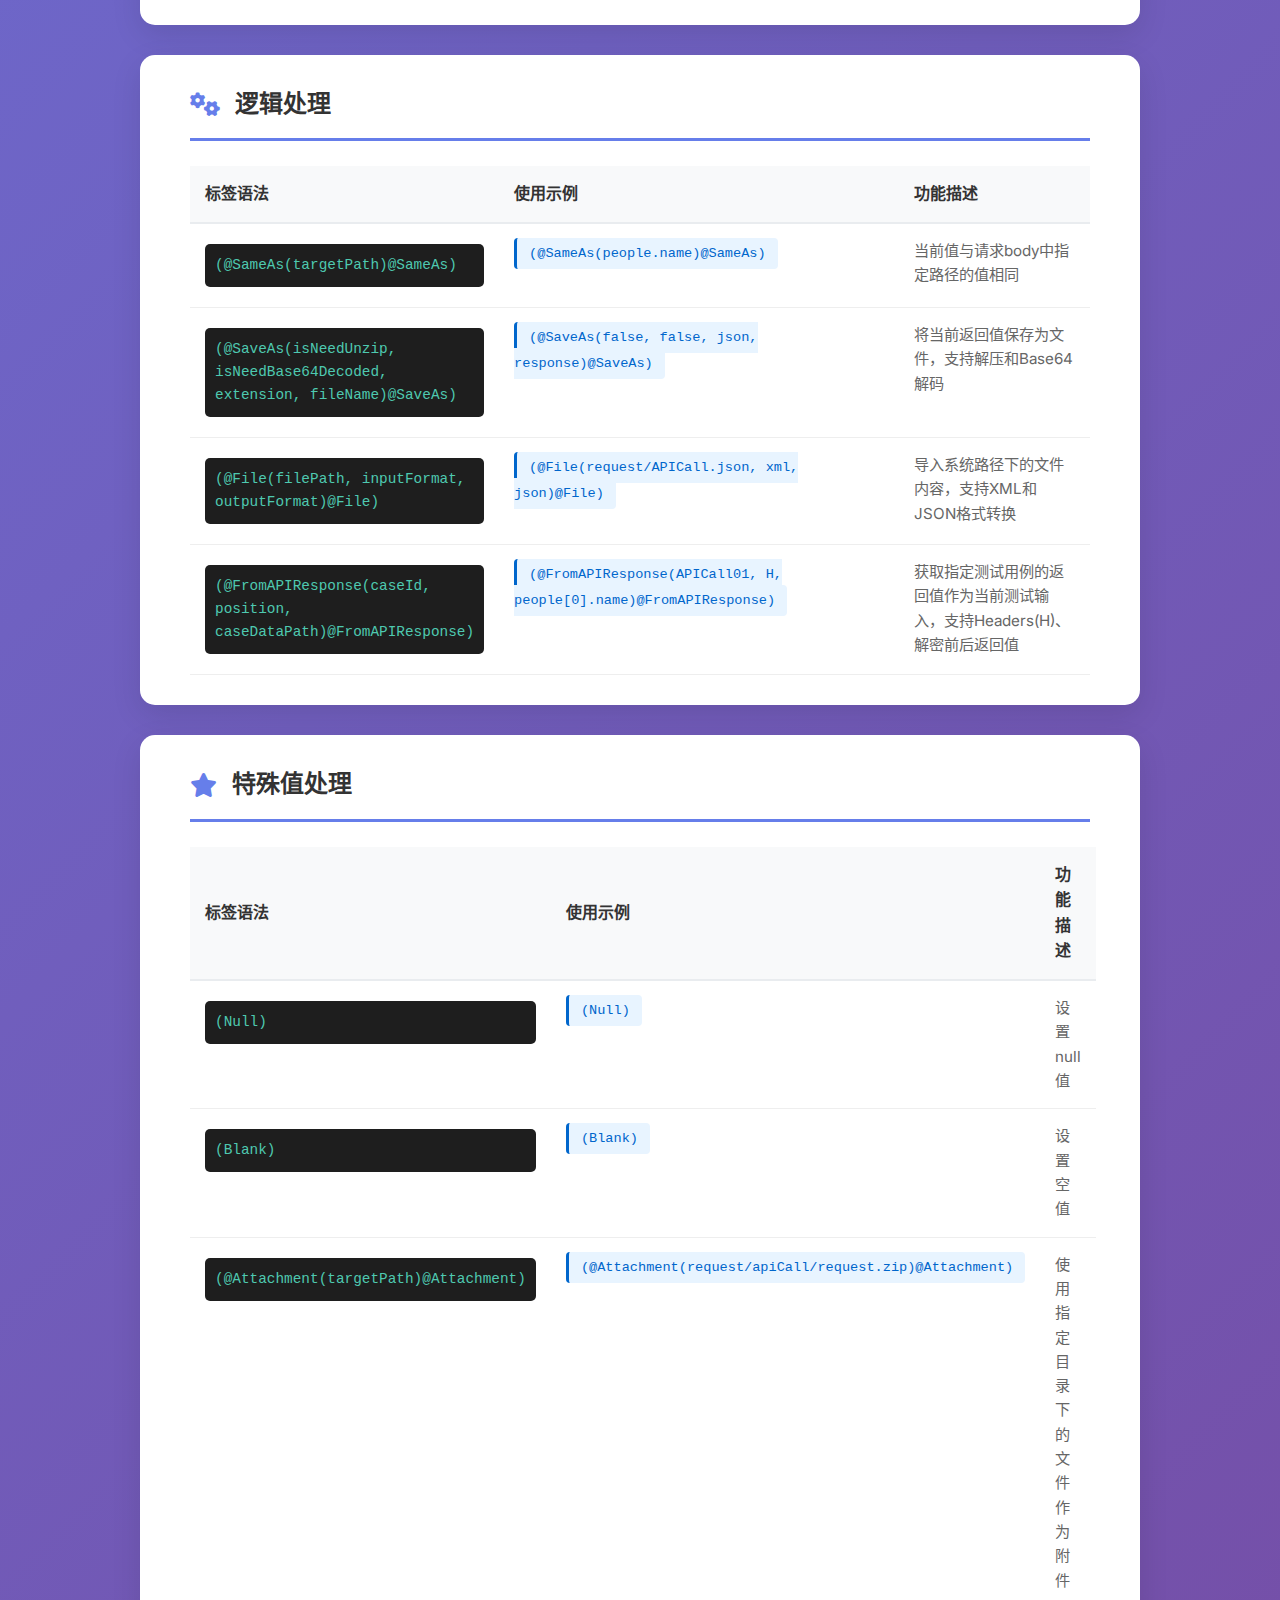
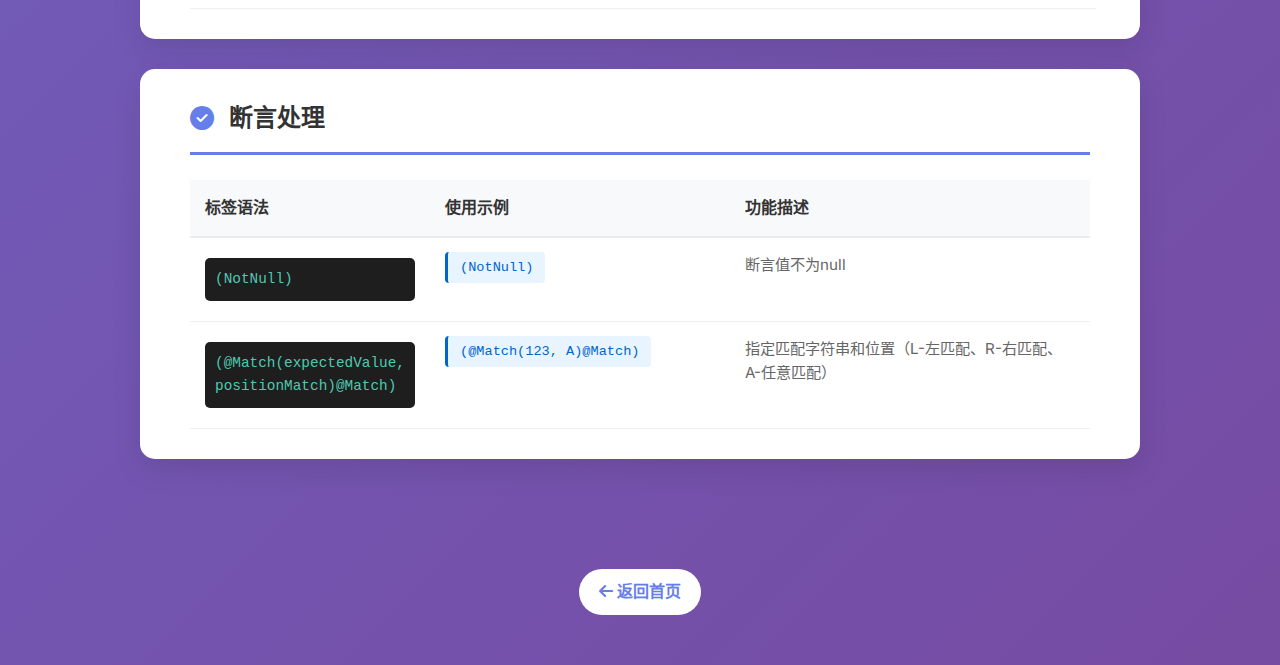
<file: tag-library.html>
<!DOCTYPE html>
<html lang="zh-CN">
<head>
    <meta charset="UTF-8">
    <meta name="viewport" content="width=device-width, initial-scale=1.0">
    <title>完整标签库 - APITest Pro</title>
    <link rel="stylesheet" href="style.css">
    <link rel="stylesheet" href="https://cdnjs.cloudflare.com/ajax/libs/font-awesome/6.4.0/css/all.min.css">
    <link href="https://fonts.googleapis.com/css2?family=Inter:wght@300;400;500;600;700&display=swap" rel="stylesheet">
    <style>
        /* 标签库特有样式 */
        .tag-library-hero {
            background: linear-gradient(135deg, #667eea 0%, #764ba2 100%);
            color: white;
            padding: 120px 0 80px;
            text-align: center;
        }

        .tag-category-section {
            background: white;
            border-radius: 15px;
            margin: 30px auto;
            padding: 30px;
            box-shadow: 0 10px 30px rgba(0, 0, 0, 0.1);
            max-width: 1000px;
        }

        .tag-category-title {
            display: flex;
            align-items: center;
            gap: 15px;
            margin-bottom: 25px;
            padding-bottom: 15px;
            border-bottom: 3px solid #667eea;
        }

        .tag-category-title i {
            color: #667eea;
            font-size: 1.5rem;
        }

        .tag-table {
            width: 100%;
            border-collapse: collapse;
            margin-top: 20px;
        }

        .tag-table th {
            background: #f8f9fa;
            padding: 15px;
            text-align: left;
            font-weight: 600;
            color: #333;
            border-bottom: 2px solid #e9ecef;
        }

        .tag-table td {
            padding: 15px;
            border-bottom: 1px solid #eee;
            vertical-align: top;
        }

        .tag-table tr:hover {
            background: #f8f9fa;
        }

        .tag-syntax {
            background: #1e1e1e;
            color: #4ec9b0;
            padding: 10px;
            border-radius: 5px;
            font-family: 'Courier New', monospace;
            font-size: 0.9rem;
            display: block;
            margin: 5px 0;
        }

        .tag-example {
            background: #e8f4ff;
            color: #0066cc;
            padding: 8px 12px;
            border-radius: 4px;
            font-family: 'Courier New', monospace;
            font-size: 0.85rem;
            border-left: 3px solid #0066cc;
        }

        .tag-desc {
            color: #666;
            font-size: 0.95rem;
            line-height: 1.6;
        }

        .search-box {
            max-width: 600px;
            margin: 30px auto;
        }

        .search-input {
            width: 100%;
            padding: 15px 20px;
            border: 2px solid #e9ecef;
            border-radius: 25px;
            font-size: 1rem;
            transition: all 0.3s;
        }

        .search-input:focus {
            outline: none;
            border-color: #667eea;
            box-shadow: 0 0 0 3px rgba(102, 126, 234, 0.1);
        }

        .quick-nav {
            display: flex;
            justify-content: center;
            gap: 10px;
            flex-wrap: wrap;
            margin: 20px 0 40px;
        }

        .nav-tag {
            padding: 8px 16px;
            background: white;
            border: 2px solid #667eea;
            border-radius: 20px;
            color: #667eea;
            text-decoration: none;
            font-weight: 500;
            transition: all 0.3s;
        }

        .nav-tag:hover {
            background: #667eea;
            color: white;
        }

        .back-to-home {
            display: inline-block;
            margin-top: 30px;
            padding: 10px 20px;
            background: white;
            color: #667eea;
            text-decoration: none;
            border-radius: 25px;
            font-weight: 600;
            transition: all 0.3s;
        }

        .back-to-home:hover {
            transform: translateY(-2px);
            box-shadow: 0 5px 15px rgba(0, 0, 0, 0.1);
        }

        @media (max-width: 768px) {
            .tag-table {
                display: block;
                overflow-x: auto;
            }
            
            .tag-category-section {
                margin: 20px;
                padding: 20px;
            }
        }
    </style>
</head>
<body>
    <!-- 导航栏 -->
    <nav class="navbar">
        <div class="container">
            <div class="nav-brand">
                <i class="fas fa-bolt logo-icon"></i>
                <span class="brand-name">APITest<span class="brand-highlight">Pro</span></span>
            </div>
            <div class="nav-links">
                <a href="index.html">首页</a>
                <a href="#excel">Excel关联</a>
                <a href="#random">随机生成</a>
                <a href="#time">时间日期处理</a>
                <a href="#string">字符串处理</a>
                <a href="#logic">逻辑处理</a>
                <a href="#special">特殊值处理</a>
                <a href="#assert">断言处理</a>
                <a href="index.html#contact" class="btn-outline">返回首页</a>
            </div>
        </div>
    </nav>

    <!-- 英雄区域 -->
    <section class="tag-library-hero">
        <div class="container">
            <h1>完整的内置标签库</h1>
            <p>深入了解APITest Pro的所有内置功能标签</p>
            
            <!-- 搜索框 -->
            <div class="search-box">
                <input type="text" class="search-input" placeholder="搜索标签功能..." onkeyup="searchTags()">
            </div>

            <!-- 快速导航 -->
            <div class="quick-nav">
                <a href="#excel" class="nav-tag">Excel数据关联</a>
                <a href="#random" class="nav-tag">随机数生成</a>
                <a href="#time" class="nav-tag">时间日期</a>
                <a href="#string" class="nav-tag">字符串处理</a>
                <a href="#logic" class="nav-tag">逻辑处理</a>
                <a href="#special" class="nav-tag">特殊值</a>
                <a href="#assert" class="nav-tag">断言处理</a>
            </div>
        </div>
    </section>

    <!-- Excel数据关联 -->
    <section id="excel" class="tag-category-section">
        <div class="container">
            <div class="tag-category-title">
                <i class="fas fa-table"></i>
                <h2>Excel数据关联标签</h2>
            </div>
            <table class="tag-table">
                <thead>
                    <tr>
                        <th width="200">标签语法</th>
                        <th width="300">使用示例</th>
                        <th>功能描述</th>
                    </tr>
                </thead>
                <tbody>
                    <tr>
                        <td><code class="tag-syntax">(Object)</code></td>
                        <td><code class="tag-example">(Object)</code></td>
                        <td class="tag-desc">用作连接作为对象，在Excel数据关联中使用</td>
                    </tr>
                    <tr>
                        <td><code class="tag-syntax">(List)</code></td>
                        <td><code class="tag-example">(List)</code></td>
                        <td class="tag-desc">用作连接作为数组，在Excel数据关联中使用</td>
                    </tr>
                </tbody>
            </table>
        </div>
    </section>

    <!-- 随机数生成 -->
    <section id="random" class="tag-category-section">
        <div class="container">
            <div class="tag-category-title">
                <i class="fas fa-dice"></i>
                <h2>随机数生成</h2>
            </div>
            <table class="tag-table">
                <thead>
                    <tr>
                        <th width="250">标签语法</th>
                        <th width="300">使用示例</th>
                        <th>功能描述</th>
                    </tr>
                </thead>
                <tbody>
                    <tr>
                        <td><code class="tag-syntax">(@RandomDigit(pattern)@RandomDigit)</code></td>
                        <td><code class="tag-example">(@RandomDigit(###.##)@RandomDigit)</code></td>
                        <td class="tag-desc">根据指定模式生成随机数字，#代表数字占位符</td>
                    </tr>
                </tbody>
            </table>
        </div>
    </section>

    <!-- 时间日期处理 -->
    <section id="time" class="tag-category-section">
      <div class="container">
          <div class="tag-category-title">
              <i class="fas fa-calendar"></i>
              <h2>时间日期处理</h2>
          </div>
          <table class="tag-table">
              <thead>
                  <tr>
                      <th width="250">标签语法</th>
                      <th width="300">使用示例</th>
                      <th>功能描述</th>
                  </tr>
              </thead>
              <tbody>
                  <tr>
                      <td><code class="tag-syntax">(@SystemTime(pattern)@SystemTime)</code></td>
                      <td>
                          <code class="tag-example">(@SystemTime(YYYY-MM-DD)@SystemTime)</code>
                          <div style="margin-top: 5px; font-size: 0.85rem; color: #666;">
                              <strong>格式兼容性：</strong>完全兼容 
                              <a href="https://momentjs.com/" target="_blank" style="color: #667eea;">moment.js</a> 
                              格式规范
                          </div>
                      </td>
                      <td class="tag-desc">
                          <strong>获取当前系统时间</strong>
                          <ul style="margin: 8px 0 0 20px; color: #666;">
                              <li>格式参数兼容moment.js标准</li>
                              <li>支持所有标准的格式化令牌</li>
                              <li>默认格式：YYYY-MM-DD HH:mm:ss</li>
                              <li>特殊值：x (时间戳毫秒), X (时间戳秒)</li>
                          </ul>
                      </td>
                  </tr>
              </tbody>
          </table>
          
          <!-- 添加moment.js格式示例 -->
          <div class="tag-examples-grid" style="margin-top: 25px; background: #f8f9fa; padding: 20px; border-radius: 8px;">
              <h4 style="margin-bottom: 15px; color: #333; font-size: 1.1rem;">常用moment.js格式示例：</h4>
              <div style="display: grid; grid-template-columns: repeat(auto-fit, minmax(300px, 1fr)); gap: 15px;">
                  <div class="example-item">
                      <code style="background: #e8f4ff; padding: 8px 12px; border-radius: 4px; display: block; margin-bottom: 5px; font-family: 'Courier New', monospace; color: #0066cc;">(@SystemTime(YYYY-MM-DD)@SystemTime)</code>
                      <span style="font-size: 0.9rem; color: #666;">→ 2024-01-15</span>
                  </div>
                  <div class="example-item">
                      <code style="background: #e8f4ff; padding: 8px 12px; border-radius: 4px; display: block; margin-bottom: 5px; font-family: 'Courier New', monospace; color: #0066cc;">(@SystemTime(YYYY/MM/DD HH:mm:ss)@SystemTime)</code>
                      <span style="font-size: 0.9rem; color: #666;">→ 2024/01/15 14:30:25</span>
                  </div>
                  <div class="example-item">
                      <code style="background: #e8f4ff; padding: 8px 12px; border-radius: 4px; display: block; margin-bottom: 5px; font-family: 'Courier New', monospace; color: #0066cc;">(@SystemTime(MMMM Do YYYY, h:mm:ss a)@SystemTime)</code>
                      <span style="font-size: 0.9rem; color: #666;">→ January 15th 2024, 2:30:25 pm</span>
                  </div>
                  <div class="example-item">
                      <code style="background: #e8f4ff; padding: 8px 12px; border-radius: 4px; display: block; margin-bottom: 5px; font-family: 'Courier New', monospace; color: #0066cc;">(@SystemTime(x)@SystemTime)</code>
                      <span style="font-size: 0.9rem; color: #666;">→ 1705329025000</span>
                  </div>
                  <div class="example-item">
                      <code style="background: #e8f4ff; padding: 8px 12px; border-radius: 4px; display: block; margin-bottom: 5px; font-family: 'Courier New', monospace; color: #0066cc;">(@SystemTime(YYYY-MM-DDTHH:mm:ssZ)@SystemTime)</code>
                      <span style="font-size: 0.9rem; color: #666;">→ 2024-01-15T14:30:25+08:00</span>
                  </div>
                  <div class="example-item">
                      <code style="background: #e8f4ff; padding: 8px 12px; border-radius: 4px; display: block; margin-bottom: 5px; font-family: 'Courier New', monospace; color: #0066cc;">(@SystemTime@SystemTime)</code>
                      <span style="font-size: 0.9rem; color: #666;">→ 2024-01-15 14:30:25 (默认格式)</span>
                  </div>
              </div>
              <div style="margin-top: 15px; padding: 10px; background: #e7f3ff; border-radius: 5px; border-left: 4px solid #0066cc;">
                  <i class="fas fa-external-link-alt" style="color: #0066cc; margin-right: 5px;"></i>
                  <span style="color: #0066cc; font-size: 0.9rem;">
                      完整格式令牌请参考：
                      <a href="https://momentjs.com/docs/#/displaying/format/" target="_blank" style="color: #0066cc; font-weight: 600;">
                          moment.js官方文档
                      </a>
                  </span>
              </div>
          </div>
      </div>
    </section>

    <!-- 字符串处理 -->
    <section id="string" class="tag-category-section">
        <div class="container">
            <div class="tag-category-title">
                <i class="fas fa-font"></i>
                <h2>字符串处理</h2>
            </div>
            <table class="tag-table">
                <thead>
                    <tr>
                        <th width="300">标签语法</th>
                        <th width="350">使用示例</th>
                        <th>功能描述</th>
                    </tr>
                </thead>
                <tbody>
                    <tr>
                        <td><code class="tag-syntax">(@RandomLower(pattern)@RandomLower)</code></td>
                        <td><code class="tag-example">(@RandomLower(###-##)@RandomLower)</code></td>
                        <td class="tag-desc">根据模式生成随机小写字母，#代表字母占位符</td>
                    </tr>
                    <tr>
                        <td><code class="tag-syntax">(@RandomUpper(pattern)@RandomUpper)</code></td>
                        <td><code class="tag-example">(@RandomUpper(###-##)@RandomUpper)</code></td>
                        <td class="tag-desc">根据模式生成随机大写字母，#代表字母占位符</td>
                    </tr>
                    <tr>
                        <td><code class="tag-syntax">(@Hash(targetPath, isHashByValue)@Hash)</code></td>
                        <td><code class="tag-example">(@Hash(people.name, true)@Hash)</code></td>
                        <td class="tag-desc">将请求body中指定路径的数据转为Hash值</td>
                    </tr>
                    <tr>
                        <td><code class="tag-syntax">(@Hash1(targetPath, isHash1ByValue)@Hash1)</code></td>
                        <td><code class="tag-example">(@Hash1(people.name, true)@Hash1)</code></td>
                        <td class="tag-desc">将请求body中指定路径的数据转为Hash1值</td>
                    </tr>
                    <tr>
                        <td><code class="tag-syntax">(@Hash224(targetPath, isHash224ByValue)@Hash224)</code></td>
                        <td><code class="tag-example">(@Hash224(people.name, true)@Hash224)</code></td>
                        <td class="tag-desc">将请求body中指定路径的数据转为Hash224值</td>
                    </tr>
                    <tr>
                        <td><code class="tag-syntax">(@Hash256(targetPath, isHash256ByValue)@Hash256)</code></td>
                        <td><code class="tag-example">(@Hash256(people.name, true)@Hash256)</code></td>
                        <td class="tag-desc">将请求body中指定路径的数据转为Hash256值</td>
                    </tr>
                    <tr>
                        <td><code class="tag-syntax">(@Hash384(targetPath, isHash384ByValue)@Hash384)</code></td>
                        <td><code class="tag-example">(@Hash384(people.name, true)@Hash384)</code></td>
                        <td class="tag-desc">将请求body中指定路径的数据转为Hash384值</td>
                    </tr>
                    <tr>
                        <td><code class="tag-syntax">(@Hash512(targetPath, isHash512ByValue)@Hash512)</code></td>
                        <td><code class="tag-example">(@Hash512(people.name, true)@Hash512)</code></td>
                        <td class="tag-desc">将请求body中指定路径的数据转为Hash512值</td>
                    </tr>
                </tbody>
            </table>
        </div>
    </section>

    <!-- 逻辑处理 -->
    <section id="logic" class="tag-category-section">
        <div class="container">
            <div class="tag-category-title">
                <i class="fas fa-cogs"></i>
                <h2>逻辑处理</h2>
            </div>
            <table class="tag-table">
                <thead>
                    <tr>
                        <th width="300">标签语法</th>
                        <th width="400">使用示例</th>
                        <th>功能描述</th>
                    </tr>
                </thead>
                <tbody>
                    <tr>
                        <td><code class="tag-syntax">(@SameAs(targetPath)@SameAs)</code></td>
                        <td><code class="tag-example">(@SameAs(people.name)@SameAs)</code></td>
                        <td class="tag-desc">当前值与请求body中指定路径的值相同</td>
                    </tr>
                    <tr>
                        <td><code class="tag-syntax">(@SaveAs(isNeedUnzip, isNeedBase64Decoded, extension, fileName)@SaveAs)</code></td>
                        <td><code class="tag-example">(@SaveAs(false, false, json, response)@SaveAs)</code></td>
                        <td class="tag-desc">将当前返回值保存为文件，支持解压和Base64解码</td>
                    </tr>
                    <tr>
                        <td><code class="tag-syntax">(@File(filePath, inputFormat, outputFormat)@File)</code></td>
                        <td><code class="tag-example">(@File(request/APICall.json, xml, json)@File)</code></td>
                        <td class="tag-desc">导入系统路径下的文件内容，支持XML和JSON格式转换</td>
                    </tr>
                    <tr>
                        <td><code class="tag-syntax">(@FromAPIResponse(caseId, position, caseDataPath)@FromAPIResponse)</code></td>
                        <td><code class="tag-example">(@FromAPIResponse(APICall01, H, people[0].name)@FromAPIResponse)</code></td>
                        <td class="tag-desc">获取指定测试用例的返回值作为当前测试输入，支持Headers(H)、解密前后返回值</td>
                    </tr>
                </tbody>
            </table>
        </div>
    </section>

    <!-- 特殊值处理 -->
    <section id="special" class="tag-category-section">
        <div class="container">
            <div class="tag-category-title">
                <i class="fas fa-star"></i>
                <h2>特殊值处理</h2>
            </div>
            <table class="tag-table">
                <thead>
                    <tr>
                        <th width="200">标签语法</th>
                        <th width="200">使用示例</th>
                        <th>功能描述</th>
                    </tr>
                </thead>
                <tbody>
                    <tr>
                        <td><code class="tag-syntax">(Null)</code></td>
                        <td><code class="tag-example">(Null)</code></td>
                        <td class="tag-desc">设置null值</td>
                    </tr>
                    <tr>
                        <td><code class="tag-syntax">(Blank)</code></td>
                        <td><code class="tag-example">(Blank)</code></td>
                        <td class="tag-desc">设置空值</td>
                    </tr>
                    <tr>
                        <td><code class="tag-syntax">(@Attachment(targetPath)@Attachment)</code></td>
                        <td><code class="tag-example">(@Attachment(request/apiCall/request.zip)@Attachment)</code></td>
                        <td class="tag-desc">使用指定目录下的文件作为附件</td>
                    </tr>
                </tbody>
            </table>
        </div>
    </section>

    <!-- 断言处理 -->
    <section id="assert" class="tag-category-section">
        <div class="container">
            <div class="tag-category-title">
                <i class="fas fa-check-circle"></i>
                <h2>断言处理</h2>
            </div>
            <table class="tag-table">
                <thead>
                    <tr>
                        <th width="200">标签语法</th>
                        <th width="300">使用示例</th>
                        <th>功能描述</th>
                    </tr>
                </thead>
                <tbody>
                    <tr>
                        <td><code class="tag-syntax">(NotNull)</code></td>
                        <td><code class="tag-example">(NotNull)</code></td>
                        <td class="tag-desc">断言值不为null</td>
                    </tr>
                    <tr>
                        <td><code class="tag-syntax">(@Match(expectedValue, positionMatch)@Match)</code></td>
                        <td><code class="tag-example">(@Match(123, A)@Match)</code></td>
                        <td class="tag-desc">指定匹配字符串和位置（L-左匹配、R-右匹配、A-任意匹配）</td>
                    </tr>
                </tbody>
            </table>
        </div>
    </section>

    <!-- 返回首页 -->
    <section style="text-align: center; padding: 50px 0;">
        <div class="container">
            <a href="index.html" class="back-to-home">
                <i class="fas fa-arrow-left"></i> 返回首页
            </a>
        </div>
    </section>

    <script>
        // 标签搜索功能
        function searchTags() {
            const input = document.querySelector('.search-input');
            const filter = input.value.toLowerCase();
            const sections = document.querySelectorAll('.tag-category-section');
            
            sections.forEach(section => {
                const rows = section.querySelectorAll('tbody tr');
                let hasMatch = false;
                
                rows.forEach(row => {
                    const text = row.textContent.toLowerCase();
                    if (text.includes(filter)) {
                        row.style.display = '';
                        hasMatch = true;
                    } else {
                        row.style.display = 'none';
                    }
                });
                
                // 显示/隐藏整个分类区域
                section.style.display = hasMatch ? 'block' : 'none';
            });
        }

        // 平滑滚动
        document.querySelectorAll('a[href^="#"]').forEach(anchor => {
            anchor.addEventListener('click', function (e) {
                if (this.getAttribute('href') === '#') return;
                
                e.preventDefault();
                const targetId = this.getAttribute('href');
                const targetElement = document.querySelector(targetId);
                
                if (targetElement) {
                    window.scrollTo({
                        top: targetElement.offsetTop - 80,
                        behavior: 'smooth'
                    });
                }
            });
        });

        // 复制标签代码
        document.querySelectorAll('.tag-syntax').forEach(code => {
            code.addEventListener('click', function() {
                const text = this.textContent;
                navigator.clipboard.writeText(text).then(() => {
                    const originalText = this.textContent;
                    this.textContent = '已复制！';
                    this.style.background = '#4caf50';
                    this.style.color = 'white';
                    
                    setTimeout(() => {
                        this.textContent = originalText;
                        this.style.background = '';
                        this.style.color = '';
                    }, 1500);
                });
            });
        });
    </script>
</body>
</html>
</file>
<file: style.css>
/* 重置和基础样式 */
* {
    margin: 0;
    padding: 0;
    box-sizing: border-box;
}

body {
    font-family: 'Inter', sans-serif;
    line-height: 1.6;
    color: #333;
    background: linear-gradient(135deg, #667eea 0%, #764ba2 100%);
}

.container {
    max-width: 1200px;
    margin: 0 auto;
    padding: 0 20px;
}

/* 导航栏 */
.navbar {
    background: rgba(255, 255, 255, 0.95);
    backdrop-filter: blur(10px);
    padding: 1rem 0;
    position: fixed;
    width: 100%;
    top: 0;
    z-index: 1000;
    box-shadow: 0 2px 10px rgba(0, 0, 0, 0.1);
}

.nav-brand {
    display: flex;
    align-items: center;
    font-size: 1.5rem;
    font-weight: 700;
    color: #333;
}

.logo-icon {
    color: #667eea;
    margin-right: 10px;
}

.brand-name {
    color: #333;
}

.brand-highlight {
    color: #667eea;
}

.nav-links {
    display: flex;
    gap: 2rem;
    align-items: center;
}

.nav-links a {
    text-decoration: none;
    color: #555;
    font-weight: 500;
    transition: color 0.3s;
}

.nav-links a:hover {
    color: #667eea;
}

.navbar .container {
    display: flex;
    justify-content: space-between;
    align-items: center;
}

.btn-outline {
    padding: 0.5rem 1.5rem;
    border: 2px solid #667eea;
    border-radius: 25px;
    color: #667eea;
    font-weight: 600;
    transition: all 0.3s;
}

.btn-outline:hover {
    background: #667eea;
    color: white;
}

/* 英雄区域 */
.hero {
    padding: 150px 0 100px;
    color: white;
    background: linear-gradient(135deg, #667eea 0%, #764ba2 100%);
}

.hero-content {
    text-align: center;
    max-width: 800px;
    margin: 0 auto 4rem;
}

.hero-title {
    font-size: 3.5rem;
    font-weight: 700;
    margin-bottom: 1.5rem;
    line-height: 1.2;
}

.highlight {
    color: #ffd700;
    position: relative;
}

.highlight::after {
    content: '';
    position: absolute;
    bottom: 5px;
    left: 0;
    width: 100%;
    height: 8px;
    background: rgba(255, 215, 0, 0.2);
    z-index: -1;
}

.hero-subtitle {
    font-size: 1.25rem;
    opacity: 0.9;
    margin-bottom: 2rem;
}

.hero-buttons {
    display: flex;
    gap: 1rem;
    justify-content: center;
    margin-bottom: 3rem;
}

.btn-primary, .btn-secondary {
    padding: 1rem 2rem;
    border-radius: 8px;
    text-decoration: none;
    font-weight: 600;
    display: inline-flex;
    align-items: center;
    gap: 0.5rem;
    transition: all 0.3s;
}

.btn-primary {
    background: white;
    color: #667eea;
}

.btn-primary:hover {
    transform: translateY(-2px);
    box-shadow: 0 10px 20px rgba(0, 0, 0, 0.2);
}

.btn-secondary {
    background: rgba(255, 255, 255, 0.1);
    color: white;
    border: 2px solid rgba(255, 255, 255, 0.2);
}

.btn-secondary:hover {
    background: rgba(255, 255, 255, 0.2);
}

.hero-stats {
    display: flex;
    justify-content: center;
    gap: 3rem;
    flex-wrap: wrap;
}

.stat {
    display: flex;
    align-items: center;
    gap: 0.5rem;
    font-size: 1.1rem;
}

.stat i {
    color: #ffd700;
}

/* 终端演示 */
.hero-terminal {
    max-width: 800px;
    margin: 0 auto;
    background: #1e1e1e;
    border-radius: 10px;
    overflow: hidden;
    box-shadow: 0 20px 40px rgba(0, 0, 0, 0.3);
}

.terminal-header {
    background: #2d2d2d;
    padding: 10px 20px;
    display: flex;
    align-items: center;
    border-bottom: 1px solid #444;
}

.terminal-dots {
    display: flex;
    gap: 8px;
}

.dot {
    width: 12px;
    height: 12px;
    border-radius: 50%;
}

.dot.red { background: #ff5f56; }
.dot.yellow { background: #ffbd2e; }
.dot.green { background: #27c93f; }

.terminal-title {
    color: #888;
    margin-left: auto;
    font-size: 0.9rem;
}

.terminal-body {
    padding: 20px;
}

.terminal-body pre {
    margin: 0;
    overflow-x: auto;
}

.terminal-body code {
    color: #4ec9b0;
    font-family: 'Courier New', monospace;
    font-size: 0.9rem;
    line-height: 1.5;
}

/* 功能特性 */
.features {
    padding: 100px 0;
    background: white;
}

.section-title {
    font-size: 2.5rem;
    text-align: center;
    margin-bottom: 1rem;
    color: #333;
}

.section-subtitle {
    text-align: center;
    color: #666;
    margin-bottom: 3rem;
    font-size: 1.1rem;
}

.features-grid {
    display: grid;
    grid-template-columns: repeat(auto-fit, minmax(300px, 1fr));
    gap: 2rem;
    margin-top: 3rem;
}

.feature-card {
    background: #f8f9fa;
    padding: 2rem;
    border-radius: 10px;
    transition: transform 0.3s, box-shadow 0.3s;
    border: 1px solid #e9ecef;
}

.feature-card:hover {
    transform: translateY(-5px);
    box-shadow: 0 10px 30px rgba(0, 0, 0, 0.1);
}

.feature-icon {
    font-size: 2.5rem;
    color: #667eea;
    margin-bottom: 1rem;
}

.feature-card h3 {
    font-size: 1.5rem;
    margin-bottom: 1rem;
    color: #333;
}

.feature-card p {
    color: #666;
    margin-bottom: 1rem;
}

/* 添加更平滑的动画效果 */
.feature-card, .step, .download-card, .overview-card {
    transition: transform 0.3s ease, box-shadow 0.3s ease;
    will-change: transform, opacity;
}

/* 优化悬停效果与动画的兼容性 */
.feature-card:hover, .step:hover, .download-card:hover, .overview-card:hover {
    transform: translateY(-5px) scale(1.02);
    box-shadow: 0 15px 30px rgba(0, 0, 0, 0.15);
}

/* 确保动画不会影响悬停效果 */
.feature-card.animate-in:hover, 
.step.animate-in:hover, 
.download-card.animate-in:hover, 
.overview-card.animate-in:hover {
    animation-play-state: paused;
}

.format-tags {
    display: flex;
    gap: 0.5rem;
    flex-wrap: wrap;
}

.tag {
    padding: 0.25rem 0.75rem;
    border-radius: 15px;
    font-size: 0.85rem;
    font-weight: 600;
}

.tag.json { background: #f0f8ff; color: #007acc; }
.tag.excel { background: #f0fff4; color: #217346; }
.tag.zip { background: #fff0f0; color: #dc3545; }

/* 使用方式 */
.usage {
    padding: 100px 0;
    background: #f8f9fa;
}

.usage-steps {
    max-width: 800px;
    margin: 0 auto;
}

.step {
    display: flex;
    gap: 2rem;
    margin-bottom: 3rem;
    align-items: flex-start;
}

.step-number {
    background: #667eea;
    color: white;
    width: 50px;
    height: 50px;
    border-radius: 50%;
    display: flex;
    align-items: center;
    justify-content: center;
    font-size: 1.5rem;
    font-weight: 700;
    flex-shrink: 0;
}

.step-content h3 {
    font-size: 1.5rem;
    margin-bottom: 0.5rem;
    color: #333;
}

.step-content p {
    color: #666;
    margin-bottom: 1rem;
}

.code-tabs {
    display: flex;
    gap: 0.5rem;
    margin-bottom: 1rem;
}

.code-tab {
    padding: 0.5rem 1rem;
    background: #e9ecef;
    border: none;
    border-radius: 5px;
    cursor: pointer;
    font-weight: 500;
    transition: all 0.3s;
}

.code-tab.active {
    background: #667eea;
    color: white;
}

.code-block {
    display: none;
    background: #1e1e1e;
    border-radius: 5px;
    padding: 1rem;
    overflow-x: auto;
}

.code-block.active {
    display: block;
}

.code-block code {
    color: #d4d4d4;
    font-family: 'Courier New', monospace;
}

/* 下载区域 */
.download {
    padding: 100px 0;
    background: white;
}

.download-options {
    display: grid;
    grid-template-columns: repeat(auto-fit, minmax(250px, 1fr));
    gap: 2rem;
    margin-top: 3rem;
}

.download-card {
    background: #f8f9fa;
    padding: 2rem;
    border-radius: 10px;
    text-align: center;
    border: 2px solid transparent;
    transition: all 0.3s;
}

.download-card:hover {
    border-color: #667eea;
    transform: translateY(-5px);
}

.download-icon {
    font-size: 3rem;
    margin-bottom: 1rem;
}

.download-icon.fa-windows { color: #0078d6; }
.download-icon.fa-apple { color: #000000; }
.download-icon.fa-linux { color: #f1502f; }

.download-card h3 {
    font-size: 1.5rem;
    margin-bottom: 0.5rem;
    color: #333;
}

.download-card p {
    color: #666;
    margin-bottom: 1rem;
}

.download-info {
    display: flex;
    justify-content: center;
    gap: 1rem;
    margin-bottom: 1.5rem;
    color: #888;
    font-size: 0.9rem;
}

.download-info span {
    display: flex;
    align-items: center;
    gap: 0.25rem;
}

.download-note {
    text-align: center;
    margin-top: 2rem;
    padding: 1rem;
    background: #e7f3ff;
    border-radius: 5px;
    color: #0066cc;
}

/* 联系区域 */
.contact {
    padding: 100px 0;
    background: linear-gradient(135deg, #667eea 0%, #764ba2 100%);
    color: white;
    text-align: center;
}

.contact-content h2 {
    font-size: 2.5rem;
    margin-bottom: 1rem;
}

.contact-content p {
    font-size: 1.2rem;
    opacity: 0.9;
    margin-bottom: 2rem;
}

.btn-large {
    padding: 1.25rem 2.5rem;
    font-size: 1.1rem;
}

.contact-email {
    margin-top: 2rem;
    color: rgba(255, 255, 255, 0.8);
}

.contact-email a {
    color: white;
    text-decoration: none;
    font-weight: 600;
}

.contact-email a:hover {
    text-decoration: underline;
}

/* 页脚 */
.footer {
    background: #333;
    color: white;
    padding: 3rem 0;
}

.footer-content {
    text-align: center;
}

.footer-brand {
    font-size: 1.5rem;
    font-weight: 700;
    margin-bottom: 1rem;
}

.footer-links {
    display: flex;
    justify-content: center;
    gap: 2rem;
    margin-bottom: 2rem;
    flex-wrap: wrap;
}

.footer-links a {
    color: #aaa;
    text-decoration: none;
    transition: color 0.3s;
}

.footer-links a:hover {
    color: white;
}

.copyright {
    color: #888;
    font-size: 0.9rem;
}

/* 功能标签相关样式 */
.tags-grid {
    display: flex;
    gap: 0.5rem;
    flex-wrap: wrap;
    margin-top: 1rem;
}

.tag.random { background: #e3f2fd; color: #1565c0; border-left: 4px solid #2196f3; }
.tag.date { background: #f3e5f5; color: #7b1fa2; border-left: 4px solid #9c27b0; }
.tag.string { background: #e8f5e9; color: #2e7d32; border-left: 4px solid #4caf50; }
.tag.math { background: #fff3e0; color: #ef6c00; border-left: 4px solid #ff9800; }

/* 标签演示区域 */
.tags-demo {
    display: grid;
    grid-template-columns: repeat(auto-fit, minmax(250px, 1fr));
    gap: 1.5rem;
    margin-bottom: 1.5rem;
}

.tags-category {
    background: #f8f9fa;
    padding: 1rem;
    border-radius: 8px;
    border: 1px solid #e9ecef;
}

.tags-category h4 {
    font-size: 1.1rem;
    margin-bottom: 1rem;
    color: #333;
    display: flex;
    align-items: center;
    gap: 0.5rem;
}

.tags-category h4 i {
    color: #667eea;
}

.tag-examples {
    display: flex;
    justify-content: space-between;
    align-items: center;
    padding: 0.5rem 0;
    border-bottom: 1px solid #eee;
}

.tag-examples:last-child {
    border-bottom: none;
}

.tag-examples code {
    background: #1e1e1e;
    color: #4ec9b0;
    padding: 0.25rem 0.5rem;
    border-radius: 4px;
    font-size: 0.85rem;
    font-family: 'Courier New', monospace;
}

.tag-examples span {
    color: #666;
    font-size: 0.9rem;
}

/* 完整宽度卡片 */
.full-width-card {
    grid-column: 1 / -1;
}

/* 标签分类容器 */
.tags-category-container {
    display: grid;
    grid-template-columns: repeat(auto-fit, minmax(300px, 1fr));
    gap: 20px;
    margin-top: 30px;
}

.tag-category-box {
    background: #f8f9fa;
    padding: 20px;
    border-radius: 10px;
    border-left: 4px solid #667eea;
}

.tag-category-box h4 {
    display: flex;
    align-items: center;
    gap: 10px;
    margin-bottom: 15px;
    color: #333;
}

.tag-category-box h4 i {
    color: #667eea;
}

.tag-item {
    display: flex;
    flex-direction: column;
    margin-bottom: 15px;
    padding-bottom: 15px;
    border-bottom: 1px solid #eee;
}

.tag-item:last-child {
    border-bottom: none;
}

.tag-code {
    background: #1e1e1e;
    color: #4ec9b0;
    padding: 8px 12px;
    border-radius: 5px;
    font-family: 'Courier New', monospace;
    font-size: 0.9rem;
    margin-bottom: 8px;
    overflow-x: auto;
}

.tag-desc {
    color: #666;
    font-size: 0.9rem;
    line-height: 1.5;
}

.tag-desc code {
    background: #e8f4ff;
    color: #0066cc;
    padding: 2px 6px;
    border-radius: 3px;
    font-family: 'Courier New', monospace;
    font-size: 0.85rem;
}

/* 标签预览区 */
.tags-preview {
    padding: 80px 0;
    background: linear-gradient(135deg, #f8f9fa 0%, #e9ecef 100%);
}

.tags-overview {
    display: grid;
    grid-template-columns: repeat(auto-fit, minmax(250px, 1fr));
    gap: 30px;
    margin-top: 40px;
}

.overview-card {
    background: white;
    padding: 30px;
    border-radius: 10px;
    text-align: center;
    transition: transform 0.3s, box-shadow 0.3s;
    border: 1px solid #e9ecef;
}

.overview-card:hover {
    transform: translateY(-5px);
    box-shadow: 0 15px 30px rgba(0, 0, 0, 0.1);
}

.overview-card i {
    font-size: 3rem;
    color: #667eea;
    margin-bottom: 20px;
}

.overview-card h3 {
    font-size: 1.3rem;
    margin-bottom: 10px;
    color: #333;
}

.overview-card p {
    color: #666;
    font-size: 0.95rem;
}

.text-center {
    text-align: center;
}

/* 标签详情部分 */
.tag-detail-section {
    padding: 80px 0;
    background: #f8f9fa;
}

.detail-card {
    background: white;
    border-radius: 15px;
    padding: 30px;
    box-shadow: 0 5px 20px rgba(0, 0, 0, 0.1);
}

.detail-card h3 {
    display: flex;
    align-items: center;
    gap: 15px;
    margin-bottom: 25px;
    color: #333;
    font-size: 1.5rem;
}

.detail-card h3 i {
    color: #667eea;
}

.detail-info h4 {
    margin: 20px 0 10px;
    color: #555;
    font-size: 1.1rem;
}

.detail-code {
    display: block;
    background: #1e1e1e;
    color: #4ec9b0;
    padding: 12px 15px;
    border-radius: 8px;
    font-family: 'Courier New', monospace;
    margin: 10px 0;
    font-size: 1rem;
    overflow-x: auto;
}

.param-list {
    list-style: none;
    padding-left: 20px;
    margin: 10px 0 20px;
}

.param-list li {
    margin-bottom: 8px;
    color: #666;
    padding-left: 10px;
    position: relative;
}

.param-list li:before {
    content: "•";
    color: #667eea;
    position: absolute;
    left: -10px;
}

/* 格式表格 */
.format-table {
    display: grid;
    grid-template-columns: repeat(3, 1fr);
    gap: 1px;
    background: #e9ecef;
    border: 1px solid #e9ecef;
    border-radius: 8px;
    overflow: hidden;
    margin: 15px 0;
}

.format-row {
    display: contents;
}

.format-col {
    background: white;
    padding: 12px 15px;
    font-size: 0.95rem;
}

.format-row:first-child .format-col {
    background: #667eea;
    color: white;
    font-weight: 600;
}

.format-col:nth-child(1) { color: #333; }
.format-col:nth-child(2) { color: #666; }
.format-col:nth-child(3) {
    font-family: 'Courier New', monospace;
    color: #0066cc;
}

/* 示例网格 */
.examples-grid {
    display: grid;
    grid-template-columns: repeat(auto-fit, minmax(300px, 1fr));
    gap: 20px;
    margin-top: 20px;
}

.example {
    background: #f8f9fa;
    border-radius: 8px;
    padding: 15px;
    border: 1px solid #e9ecef;
}

.example-input, .example-output {
    display: flex;
    align-items: center;
    gap: 10px;
    margin-bottom: 10px;
}

.example-input span, .example-output span {
    color: #666;
    font-size: 0.9rem;
    white-space: nowrap;
}

.example-input code, .example-output code {
    background: #e8f4ff;
    color: #0066cc;
    padding: 6px 10px;
    border-radius: 4px;
    font-family: 'Courier New', monospace;
    font-size: 0.9rem;
    flex-grow: 1;
}

.example-output code {
    background: #f0fff4;
    color: #217346;
}

/* 标签示例网格 */
.tag-examples-grid {
    background: #f8f9fa;
    padding: 20px;
    border-radius: 8px;
    margin-top: 20px;
}

.tag-examples-grid h4 {
    margin-bottom: 15px;
    color: #333;
    font-size: 1.1rem;
}

.tag-examples-grid > div {
    display: grid;
    grid-template-columns: repeat(auto-fit, minmax(250px, 1fr));
    gap: 15px;
}

.example-item {
    background: white;
    padding: 15px;
    border-radius: 6px;
    border: 1px solid #e9ecef;
}

.example-item code {
    display: block;
    background: #e8f4ff;
    color: #0066cc;
    padding: 8px 12px;
    border-radius: 4px;
    font-family: 'Courier New', monospace;
    margin-bottom: 8px;
    font-size: 0.9rem;
    overflow-x: auto;
}

.example-item span {
    font-size: 0.9rem;
    color: #666;
    display: block;
}

/* 兼容性说明 */
.compatibility-note {
    background: #e7f3ff;
    border-left: 4px solid #0066cc;
    padding: 12px 15px;
    margin: 15px 0;
    border-radius: 4px;
    font-size: 0.95rem;
    color: #0066cc;
}

.compatibility-note i {
    margin-right: 8px;
    font-size: 1.1rem;
}

.compatibility-note a {
    color: #0066cc;
    font-weight: 600;
    text-decoration: none;
    border-bottom: 1px dashed #0066cc;
}

.compatibility-note a:hover {
    border-bottom: 1px solid #0066cc;
}

/* moment.js链接 */
.momentjs-link {
    margin: 20px 0;
    padding: 10px 15px;
    background: #f0f8ff;
    border-radius: 6px;
    border: 1px solid #d1e7ff;
}

.momentjs-link i {
    color: #667eea;
    margin-right: 8px;
}

.momentjs-link a {
    color: #667eea;
    font-weight: 600;
    text-decoration: none;
}

.momentjs-link a:hover {
    text-decoration: underline;
}

/* 高级示例区域 */
.advanced-examples {
    margin-top: 30px;
    padding-top: 20px;
    border-top: 2px solid #e9ecef;
}

.advanced-examples h4 {
    margin-bottom: 20px;
    color: #333;
    font-size: 1.2rem;
}

.advanced-grid {
    display: grid;
    grid-template-columns: repeat(auto-fit, minmax(300px, 1fr));
    gap: 20px;
    margin-top: 15px;
}

.advanced-item {
    background: #f8f9fa;
    border-radius: 8px;
    padding: 20px;
    border: 1px solid #e9ecef;
    transition: transform 0.3s;
}

.advanced-item:hover {
    transform: translateY(-3px);
    box-shadow: 0 5px 15px rgba(0, 0, 0, 0.1);
}

.advanced-item h5 {
    display: flex;
    align-items: center;
    gap: 10px;
    margin-bottom: 15px;
    color: #333;
    font-size: 1.1rem;
}

.advanced-item h5 i {
    color: #667eea;
}

.advanced-item pre {
    margin: 0;
    background: #1e1e1e;
    border-radius: 6px;
    padding: 15px;
    overflow-x: auto;
}

.advanced-item code {
    color: #d4d4d4;
    font-family: 'Courier New', monospace;
    font-size: 0.9rem;
    line-height: 1.5;
}

/* 表格样式增强 */
.format-table .format-row:first-child .format-col {
    background: #667eea;
    color: white;
    font-weight: 600;
    font-size: 0.95rem;
}

.format-col:nth-child(1) {
    font-family: 'Courier New', monospace;
    font-weight: 600;
    color: #0066cc;
    background: #e8f4ff;
}

.format-col:nth-child(2) {
    color: #555;
}

.format-col:nth-child(3) {
    font-family: 'Courier New', monospace;
    color: #217346;
    background: #f0fff4;
}

/* 示例网格增强 */
.examples-grid {
    display: grid;
    grid-template-columns: repeat(auto-fit, minmax(300px, 1fr));
    gap: 20px;
    margin-top: 20px;
}

.example {
    background: white;
    border-radius: 8px;
    padding: 15px;
    border: 1px solid #e9ecef;
    box-shadow: 0 2px 5px rgba(0, 0, 0, 0.05);
}

.example-input, .example-output {
    display: flex;
    align-items: flex-start;
    gap: 10px;
    margin-bottom: 10px;
}

.example-input span, .example-output span {
    color: #666;
    font-size: 0.9rem;
    white-space: nowrap;
    padding-top: 4px;
}

.example-input code, .example-output code {
    background: #e8f4ff;
    color: #0066cc;
    padding: 8px 12px;
    border-radius: 4px;
    font-family: 'Courier New', monospace;
    font-size: 0.9rem;
    flex-grow: 1;
    word-break: break-all;
}

.example-output code {
    background: #f0fff4;
    color: #217346;
}

/* 格式转换相关样式 */
.conversion-flow {
    display: flex;
    flex-direction: column;
    gap: 10px;
    margin-top: 15px;
}

.conversion-item {
    display: flex;
    align-items: center;
    gap: 10px;
    padding: 8px 12px;
    background: #f8f9fa;
    border-radius: 6px;
    font-size: 0.9rem;
}

.conversion-item .source-format,
.conversion-item .target-format {
    padding: 3px 8px;
    border-radius: 4px;
    font-weight: 600;
    font-size: 0.85rem;
}

.source-format {
    background: #e8f4ff;
    color: #0066cc;
}

.target-format.json {
    background: #fff3cd;
    color: #856404;
}

.target-format.zip {
    background: #d4edda;
    color: #155724;
}

.conversion-item .fa-arrow-right {
    color: #6c757d;
    font-size: 0.8rem;
}

/* 格式转换详细说明区域 */
.conversion-section {
    padding: 80px 0;
    background: #f8f9fa;
}

.conversion-detail {
    display: grid;
    grid-template-columns: repeat(auto-fit, minmax(300px, 1fr));
    gap: 30px;
    margin-top: 40px;
}

.conversion-card {
    background: white;
    padding: 30px;
    border-radius: 10px;
    text-align: center;
    box-shadow: 0 5px 15px rgba(0, 0, 0, 0.05);
    transition: transform 0.3s;
}

.conversion-card:hover {
    transform: translateY(-5px);
}

.conversion-icon {
    display: flex;
    justify-content: center;
    align-items: center;
    gap: 15px;
    margin-bottom: 20px;
    font-size: 2rem;
}

.conversion-icon i.fa-file-excel {
    color: #217346;
}

.conversion-icon i.fa-file-code {
    color: #f1502f;
}

.conversion-icon i.fa-file-archive {
    color: #6c757d;
}

.conversion-icon .arrow-icon {
    color: #667eea;
    font-size: 1.5rem;
}

.conversion-card h3 {
    font-size: 1.3rem;
    margin-bottom: 15px;
    color: #333;
}

.conversion-card p {
    color: #666;
    font-size: 0.95rem;
    margin-bottom: 20px;
}

.command-example {
    background: #1e1e1e;
    border-radius: 6px;
    padding: 12px 15px;
    margin-top: 15px;
}

.command-example code {
    color: #4ec9b0;
    font-family: 'Courier New', monospace;
    font-size: 0.9rem;
    word-break: break-all;
}

/* 转换限制说明 */
.conversion-limitations {
    background: #fff3cd;
    border-left: 4px solid #ffc107;
    padding: 20px;
    border-radius: 8px;
    margin: 40px 0;
}

.conversion-limitations h4 {
    display: flex;
    align-items: center;
    gap: 10px;
    margin-bottom: 15px;
    color: #856404;
}

.conversion-limitations h4 i {
    color: #ffc107;
}

.conversion-limitations ul {
    list-style: none;
    padding-left: 0;
}

.conversion-limitations li {
    padding: 8px 0;
    color: #856404;
    position: relative;
    padding-left: 25px;
}

.conversion-limitations li:before {
    content: "•";
    color: #ffc107;
    font-weight: bold;
    position: absolute;
    left: 0;
    font-size: 1.2rem;
}

/* 工作流程 */
.conversion-workflow {
    margin-top: 50px;
}

.conversion-workflow h4 {
    display: flex;
    align-items: center;
    gap: 10px;
    margin-bottom: 30px;
    color: #333;
    font-size: 1.3rem;
}

.conversion-workflow h4 i {
    color: #667eea;
}

.workflow-steps {
    display: grid;
    grid-template-columns: repeat(auto-fit, minmax(250px, 1fr));
    gap: 30px;
}

.workflow-step {
    background: white;
    padding: 25px;
    border-radius: 10px;
    border: 2px solid #e9ecef;
    transition: all 0.3s;
}

.workflow-step:hover {
    border-color: #667eea;
    box-shadow: 0 10px 25px rgba(102, 126, 234, 0.1);
}

.workflow-step .step-number {
    width: 40px;
    height: 40px;
    background: #667eea;
    color: white;
    border-radius: 50%;
    display: flex;
    align-items: center;
    justify-content: center;
    font-weight: bold;
    font-size: 1.2rem;
    margin-bottom: 15px;
}

.workflow-step h5 {
    font-size: 1.1rem;
    margin-bottom: 10px;
    color: #333;
}

.workflow-step p {
    color: #666;
    font-size: 0.95rem;
    line-height: 1.5;
}

/* 响应式设计 */
@media (max-width: 768px) {
    .nav-links {
        display: none;
    }
    
    .hero-title {
        font-size: 2.5rem;
    }
    
    .hero-buttons {
        flex-direction: column;
        align-items: center;
    }
    
    .hero-stats {
        flex-direction: column;
        gap: 1rem;
    }
    
    .step {
        flex-direction: column;
        align-items: center;
        text-align: center;
    }
    
    .step-number {
        margin-bottom: 1rem;
    }
    
    .features-grid {
        grid-template-columns: 1fr;
    }
    
    .download-options {
        grid-template-columns: 1fr;
    }

    .tags-demo {
        grid-template-columns: 1fr;
    }
    
    .tags-grid {
        justify-content: center;
    }
    
    .tags-floating {
        gap: 0.5rem;
    }
    
    .floating-tag {
        padding: 0.5rem 1rem;
        font-size: 0.9rem;
    }
    
    .feature-tags-showcase {
        padding: 2rem 1rem;
    }
    
    .tags-table {
        display: block;
        overflow-x: auto;
    }

    .tags-category-container {
        grid-template-columns: 1fr;
    }
    
    .tags-overview {
        grid-template-columns: 1fr;
    }
    
    .full-width-card {
        margin: 0 10px;
    }

    .format-table {
        grid-template-columns: 1fr;
    }
    
    .examples-grid {
        grid-template-columns: 1fr;
    }
    
    .detail-card {
        padding: 20px;
    }

    .format-table {
        grid-template-columns: 1fr;
    }
    
    .examples-grid {
        grid-template-columns: 1fr;
    }
    
    .advanced-grid {
        grid-template-columns: 1fr;
    }
    
    .example-input, .example-output {
        flex-direction: column;
        gap: 5px;
    }
    
    .example-input span, .example-output span {
        width: 100%;
    }
    
    .example-input code, .example-output code {
        width: 100%;
    }

    /* 在小屏幕上减少动画延迟，让卡片更快出现 */
    .feature-card:nth-child(n) {
        --animation-delay: calc(var(--card-index, 0) * 0.03s) !important;
    }
    
    .overview-card:nth-child(n) {
        --animation-delay: calc(var(--card-index, 0) * 0.04s) !important;
    }

    .conversion-detail {
        grid-template-columns: 1fr;
    }
    
    .workflow-steps {
        grid-template-columns: 1fr;
    }
    
    .conversion-item {
        padding: 6px 10px;
        font-size: 0.85rem;
    }
    
    .conversion-card {
        padding: 20px;
    }
}

/* 添加加载状态指示器（可选） */
@keyframes pulse {
    0%, 100% { opacity: 0.6; }
    50% { opacity: 1; }
}

.loading-placeholder {
    animation: pulse 1.5s ease-in-out infinite;
}
</file>
